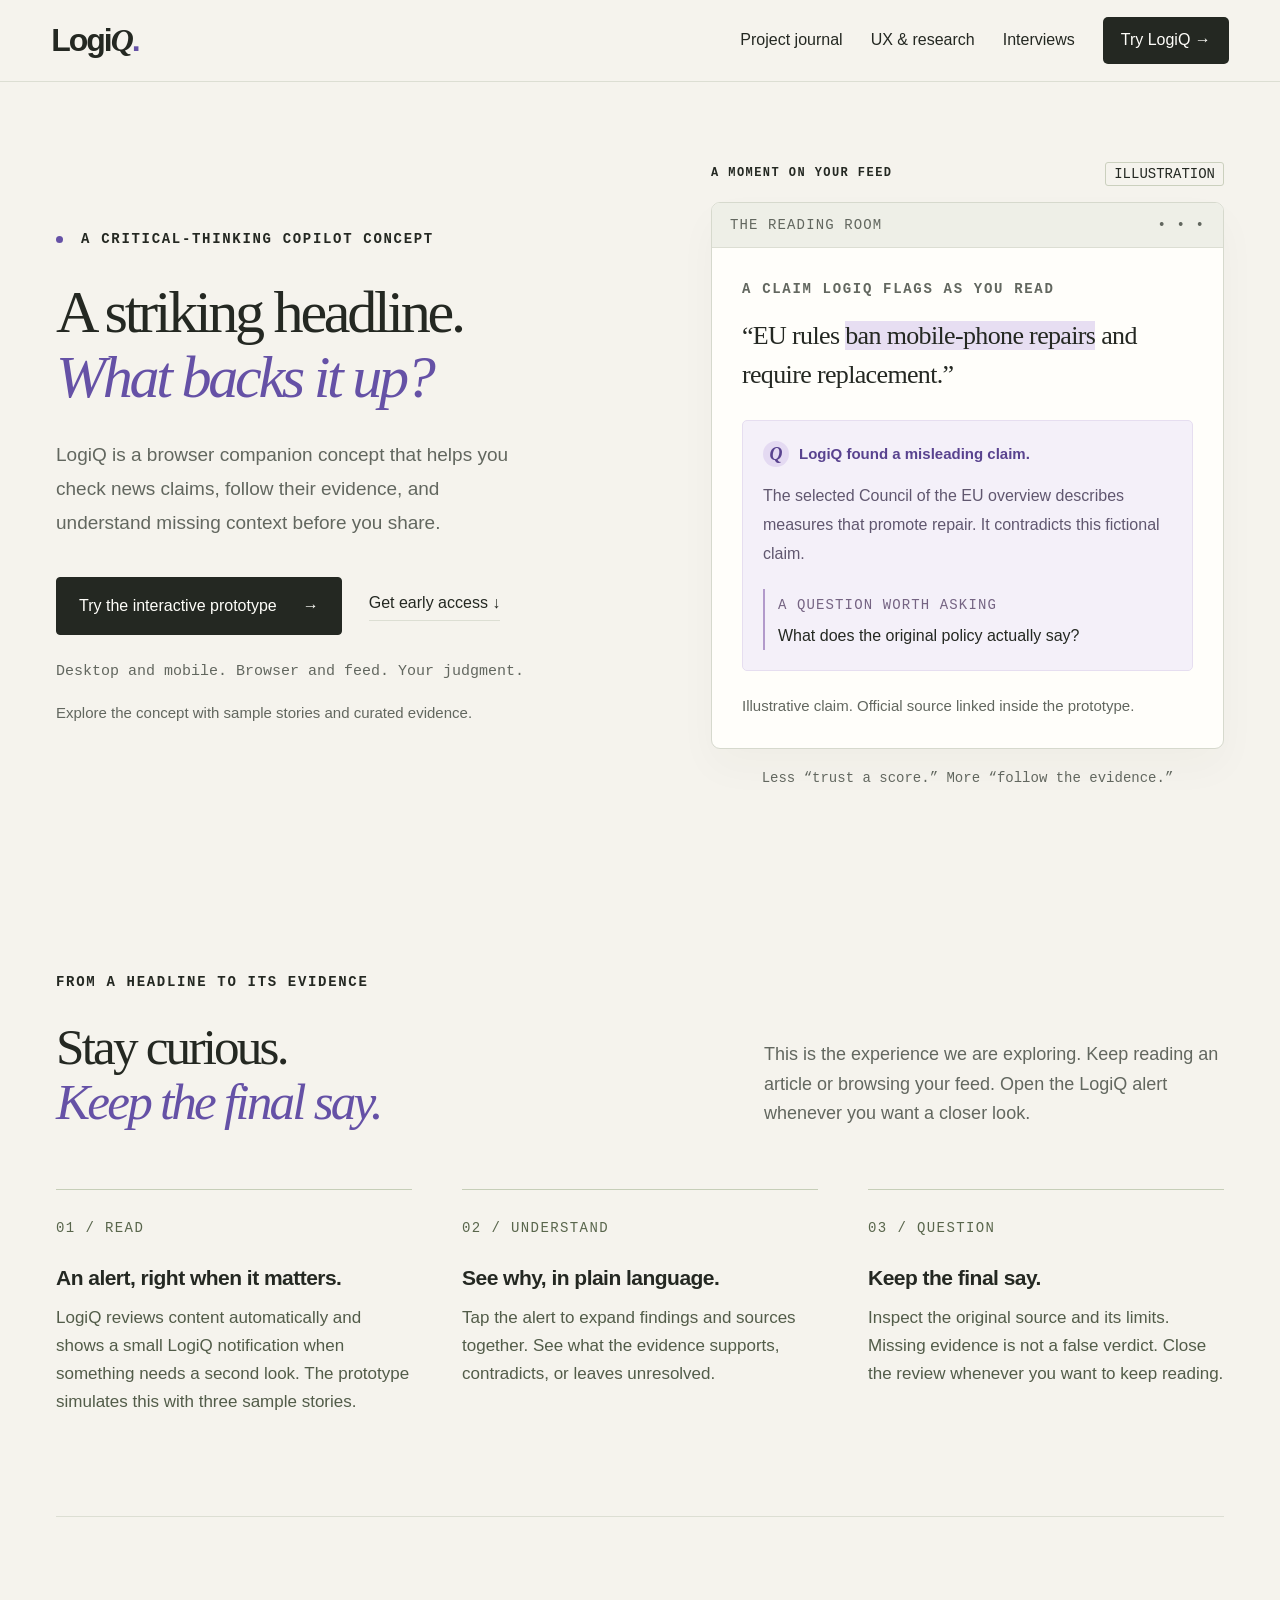
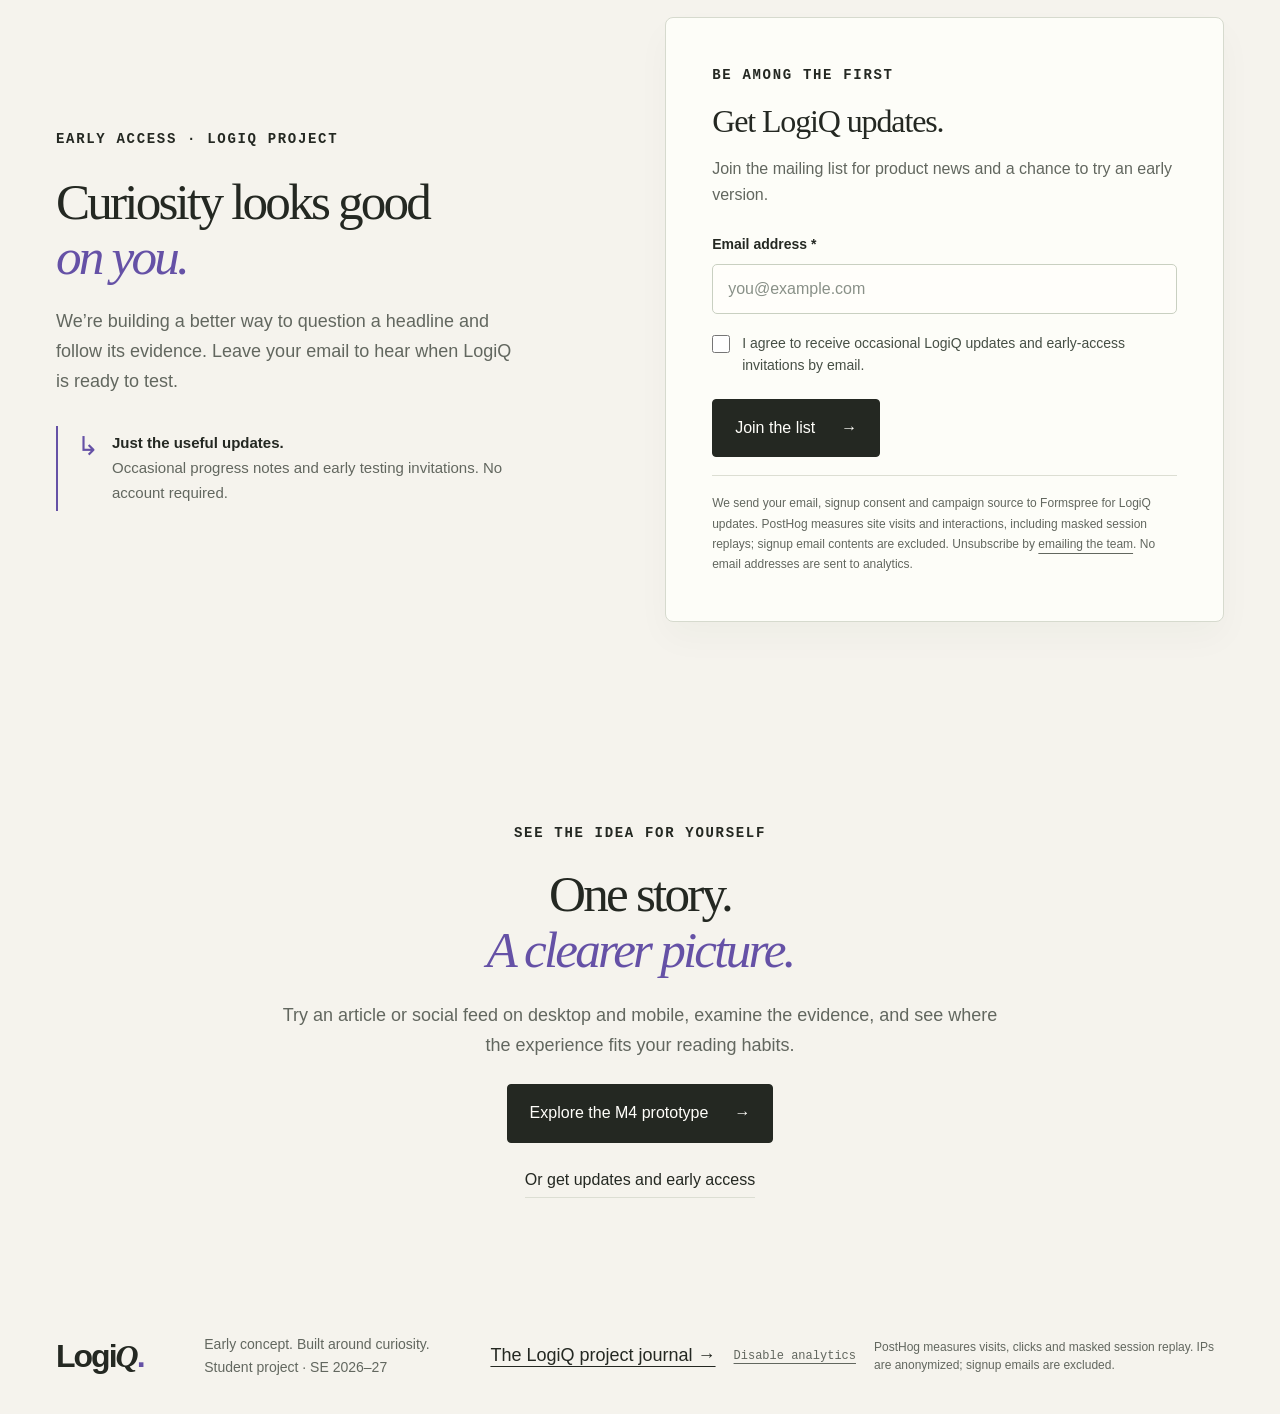
<file: landing.html>
<!doctype html>
<html lang="en">
<head>
  <meta charset="utf-8">
  <meta name="viewport" content="width=device-width, initial-scale=1">
  <meta name="theme-color" content="#f5f3ed">
  <meta name="description" content="Meet LogiQ, a critical-thinking copilot concept that helps readers examine news claims, sources, and missing context. Explore the interactive prototype.">
  <title>LogiQ | A second look, not the last word</title>
  <link rel="icon" href="./assets/favicon.svg" type="image/svg+xml">
  <link rel="stylesheet" href="./styles.css">
  <link rel="stylesheet" href="./landing.css">
<link rel="stylesheet" href="./site-ui.css?v=responsive-1"><script src="./site.js?v=responsive-1" defer></script>
  <script src="./m5-config.js" defer></script>
  <script src="./m5-analytics.js" defer></script>
  <script src="./m5-leads.js" defer></script>
</head>
<body>
  <a class="skip-link" href="#main">Skip to content</a>
  <header class="site-header global-header"><a class="wordmark" href="./index.html" aria-label="LogiQ project home">Logi<span>Q</span><span class="brand-dot">.</span></a><button type="button" class="menu-toggle" aria-expanded="false" aria-controls="global-nav" hidden>Menu <span aria-hidden="true">+</span></button><nav id="global-nav" aria-label="Main navigation"><a href="./index.html#journey">Project journal</a><a href="./ux.html">UX & research</a><a href="./interviews.html">Interviews</a><a class="nav-cta" href="./news.html">Try LogiQ →</a></nav></header>
  <main id="main">
    <section class="hero container landing-hero" aria-labelledby="landing-title">
      <div class="hero-copy">
        <p class="eyebrow"><span class="live-dot" aria-hidden="true"></span> A CRITICAL-THINKING COPILOT CONCEPT</p>
        <h1 id="landing-title">A striking headline.<br><em>What backs it up?</em></h1>
        <p class="hero-description">LogiQ is a browser companion concept that helps you check news claims, follow their evidence, and understand missing context before you share.</p>
        <div class="hero-actions"><a class="button button-dark" href="./news.html" data-m5-track="prototype">Try the interactive prototype <span aria-hidden="true">&rarr;</span></a><a class="text-link" href="#early-access" data-m5-track="waitlist">Get early access &darr;</a></div>
        <p class="hero-footnote">Desktop and mobile. Browser and feed. Your judgment.</p>
        <p class="small-note landing-disclaimer">Explore the concept with sample stories and curated evidence.</p>
      </div>
      <div class="landing-preview">
        <div class="preview-caption"><span class="eyebrow">A MOMENT ON YOUR FEED</span><span class="demo-badge">ILLUSTRATION</span></div>
        <div class="demo-window">
          <div class="window-toolbar"><span>THE READING ROOM</span><span aria-hidden="true">&bull; &bull; &bull;</span></div>
          <div class="demo-content">
            <p class="eyebrow">A CLAIM LOGIQ FLAGS AS YOU READ</p>
            <blockquote>&ldquo;EU rules <mark>ban mobile-phone repairs</mark> and require replacement.&rdquo;</blockquote>
            <div class="analysis-panel">
              <div class="analysis-title"><span class="mini-mark" aria-hidden="true">Q</span><span>LogiQ found a misleading claim.</span></div>
              <p>The selected Council of the EU overview describes measures that promote repair. It contradicts this fictional claim.</p>
              <div class="question-box"><span>A QUESTION WORTH ASKING</span><p>What does the original policy actually say?</p></div>
            </div>
            <p class="small-note preview-note">Illustrative claim. Official source linked inside the prototype.</p>
          </div>
        </div>
        <p class="preview-bottom">Less &ldquo;trust a score.&rdquo; More &ldquo;follow the evidence.&rdquo;</p>
      </div>
    </section>

<section id="how-it-works" class="container section" aria-labelledby="how-title">
      <div class="section-heading inline-heading"><div><p class="eyebrow">FROM A HEADLINE TO ITS EVIDENCE</p><h2 id="how-title">Stay curious.<br><em>Keep the final say.</em></h2></div><p>This is the experience we are exploring. Keep reading an article or browsing your feed. Open the LogiQ alert whenever you want a closer look.</p></div>
      <div class="steps-grid">
        <article><span class="step-number">01 / READ</span><h3>An alert, right when it matters.</h3><p>LogiQ reviews content automatically and shows a small LogiQ notification when something needs a second look. The prototype simulates this with three sample stories.</p></article>
        <article><span class="step-number">02 / UNDERSTAND</span><h3>See why, in plain language.</h3><p>Tap the alert to expand findings and sources together. See what the evidence supports, contradicts, or leaves unresolved.</p></article>
        <article><span class="step-number">03 / QUESTION</span><h3>Keep the final say.</h3><p>Inspect the original source and its limits. Missing evidence is not a false verdict. Close the review whenever you want to keep reading.</p></article>
      </div>
    </section>


<section id="early-access" class="container section m5-signup-section" aria-labelledby="m5-signup-title">
  <div class="m5-signup-intro">
    <p class="eyebrow">EARLY ACCESS · LOGIQ PROJECT</p>
    <h2 id="m5-signup-title">Curiosity looks good<br><em>on you.</em></h2>
    <p>We’re building a better way to question a headline and follow its evidence. Leave your email to hear when LogiQ is ready to test.</p>
    <div class="m5-signup-note"><span aria-hidden="true">↳</span><p><strong>Just the useful updates.</strong><br>Occasional progress notes and early testing invitations. No account required.</p></div>
  </div>
  <div class="m5-signup-card">
    <p class="eyebrow">BE AMONG THE FIRST</p>
    <h3>Get LogiQ updates.</h3>
    <p class="m5-form-intro">Join the mailing list for product news and a chance to try an early version.</p>
    <form id="m5-lead-form" class="ph-no-capture" method="post" novalidate aria-describedby="m5-form-privacy">
      <label for="m5-email">Email address <span aria-hidden="true">*</span></label>
      <input class="m5-email-input ph-no-capture" id="m5-email" name="email" type="email" autocomplete="email" placeholder="you@example.com" maxlength="254" required>
      <div class="m5-honeypot" aria-hidden="true"><label for="m5-website">Leave this field empty</label><input id="m5-website" type="text" name="_gotcha" tabindex="-1" autocomplete="off"></div>
      <input type="hidden" name="campaign_source" id="m5-source" value="direct">
      <input type="hidden" name="campaign_medium" id="m5-medium" value="none">
      <input type="hidden" name="campaign_name" id="m5-campaign" value="m5_validation_2">
      <input type="hidden" name="campaign_content" id="m5-content" value="default">
      <label class="m5-checkbox-label"><input id="m5-email-consent" type="checkbox" name="consent_to_email" value="yes" required><span>I agree to receive occasional LogiQ updates and early-access invitations by email.</span></label>
      <button id="m5-submit" class="button button-dark m5-submit" type="submit">Join the list <span aria-hidden="true">→</span></button>
      <p id="m5-form-status" class="m5-form-status" role="status" aria-live="polite"></p>
    </form>
    <p id="m5-form-privacy" class="m5-privacy-note">We send your email, signup consent and campaign source to Formspree for LogiQ updates. PostHog measures site visits and interactions, including masked session replays; signup email contents are excluded. Unsubscribe by <a href="mailto:andrei.pirlea@stud.acs.upb.ro?subject=Unsubscribe%20from%20LogiQ">emailing the team</a>. No email addresses are sent to analytics.</p>
  </div>
</section>

<section class="container section landing-invite" aria-labelledby="invite-title">
      <p class="eyebrow">SEE THE IDEA FOR YOURSELF</p><h2 id="invite-title">One story.<br><em>A clearer picture.</em></h2>
      <p>Try an article or social feed on desktop and mobile, examine the evidence, and see where the experience fits your reading habits.</p>
      <a class="button button-dark" href="./news.html" data-m5-track="prototype">Explore the M4 prototype <span aria-hidden="true">&rarr;</span></a>
      <a class="text-link" href="#early-access" data-m5-track="waitlist">Or get updates and early access</a>
    </section>
  </main>
  <footer class="container site-footer"><a class="wordmark" href="./landing.html">Logi<span>Q</span><span class="brand-dot">.</span></a><p>Early concept. Built around curiosity.<br>Student project &middot; SE 2026&ndash;27</p><div class="m5-footer-links"><a href="./index.html#m5">The LogiQ project journal →</a><button id="m5-tracking-toggle" type="button" class="m5-privacy-settings" aria-label="Disable or enable website analytics">Disable analytics</button><span class="m5-tracking-notice">PostHog measures visits, clicks and masked session replay. IPs are anonymized; signup emails are excluded.</span></div></footer>
</body>
</html>
</file>
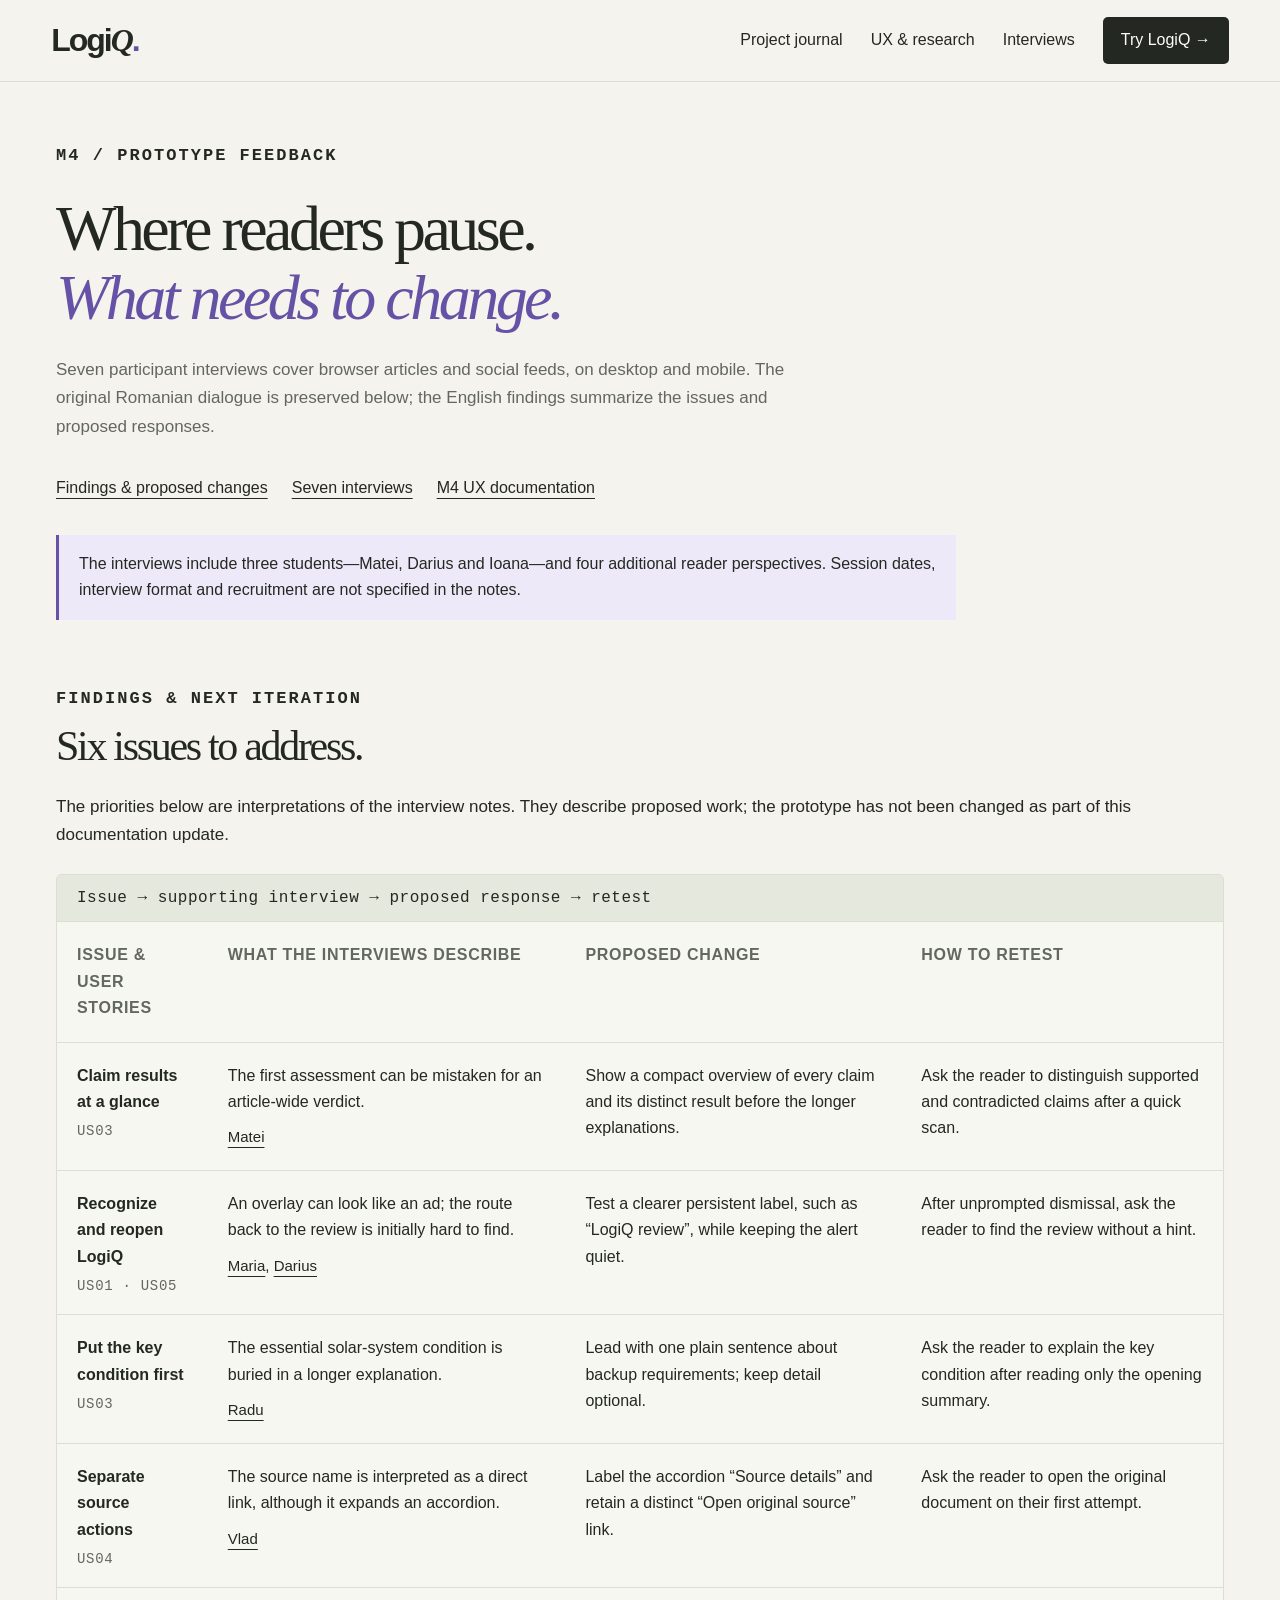
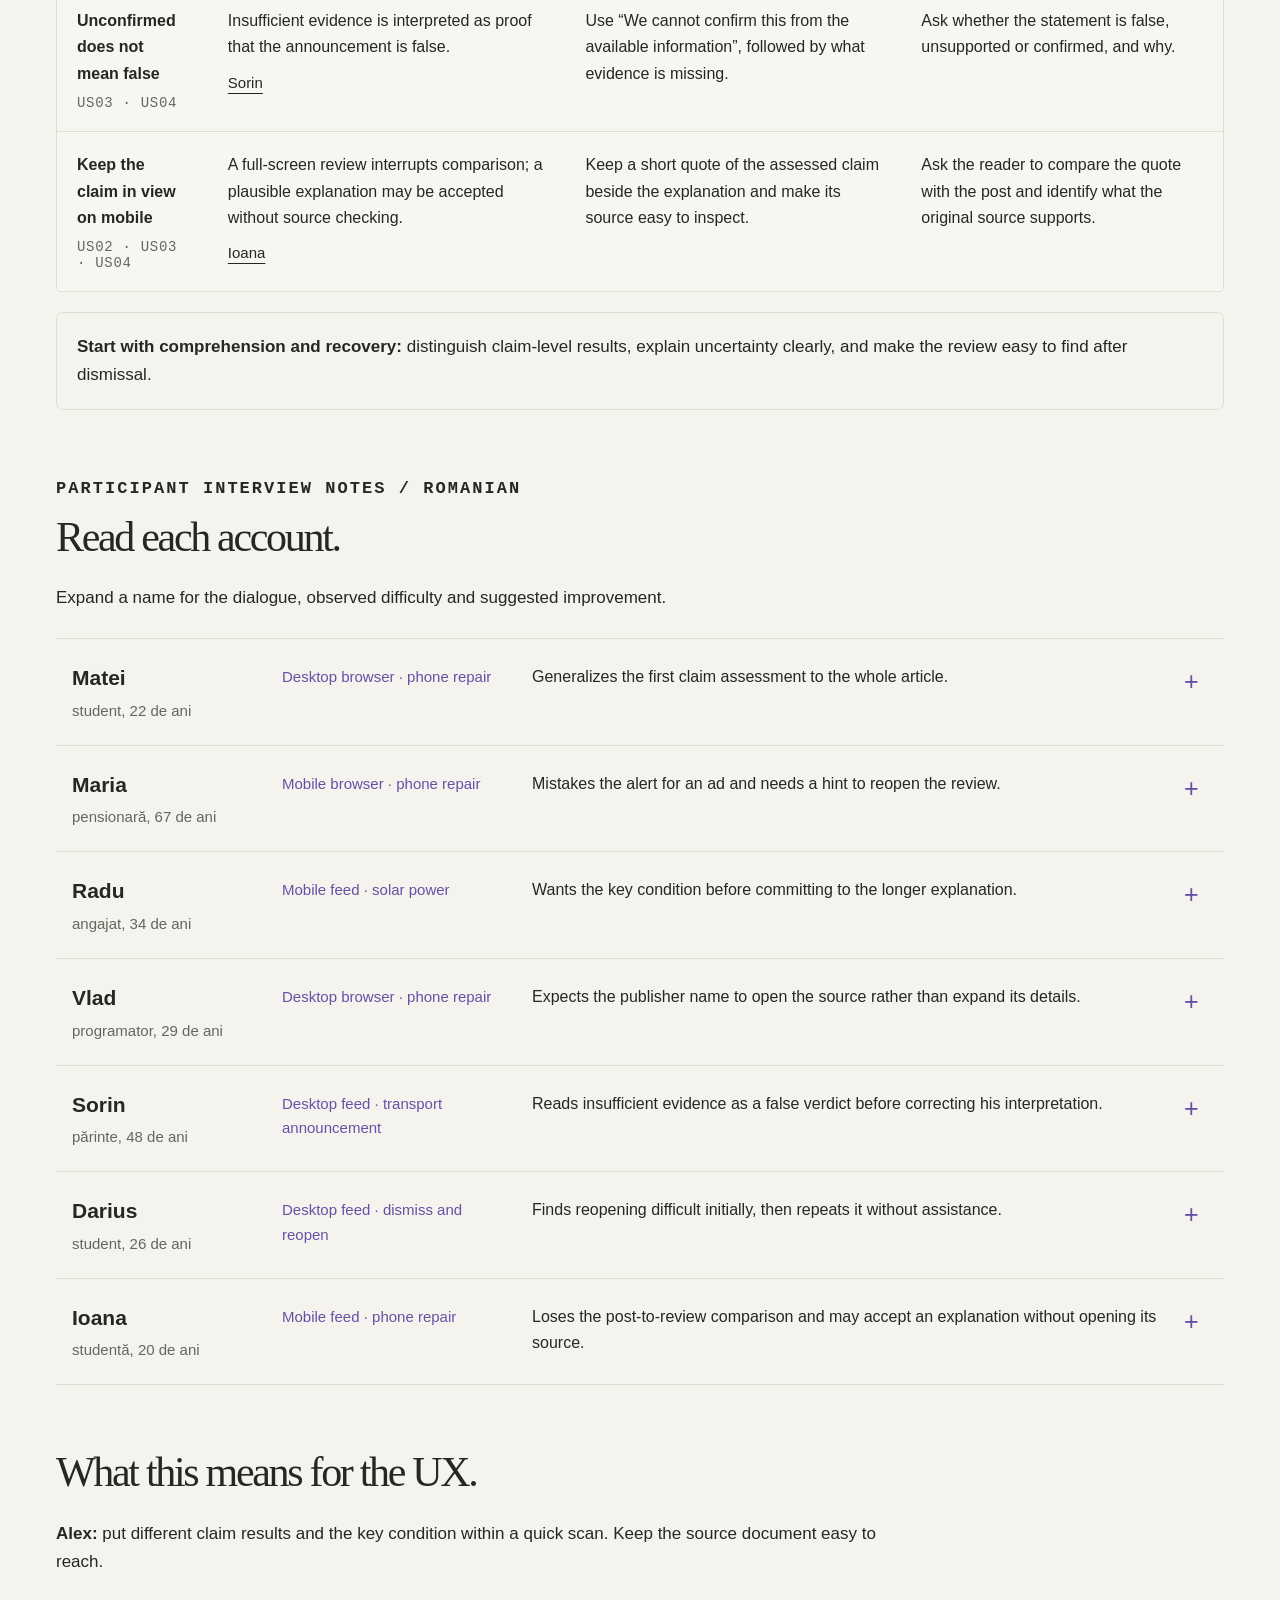
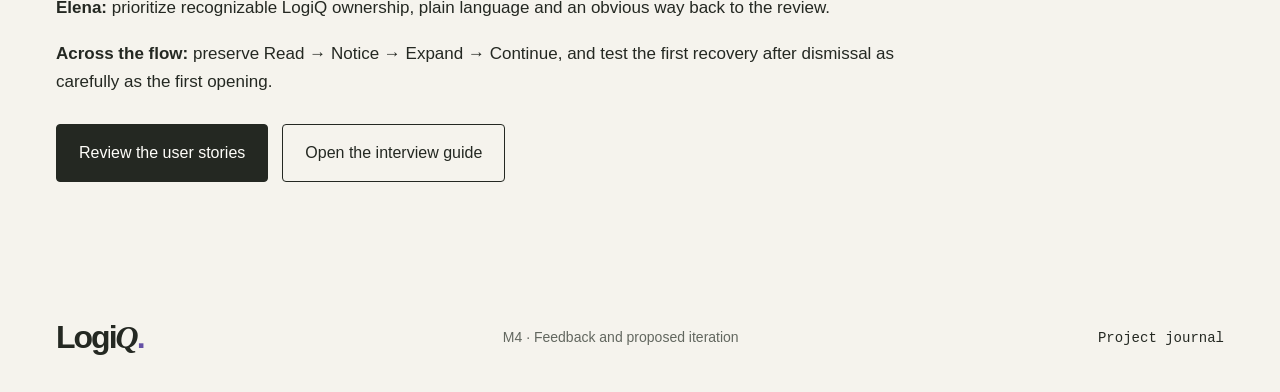
<file: m4-feedback.html>
<!doctype html>
<html lang="en"><head><meta charset="utf-8"><meta name="viewport" content="width=device-width, initial-scale=1"><meta name="description" content="LogiQ M4 prototype feedback notes, findings and proposed design changes."><title>LogiQ — M4 prototype feedback</title><link rel="icon" href="./assets/favicon.svg" type="image/svg+xml"><link rel="stylesheet" href="./styles.css"><link rel="stylesheet" href="./m4.css?v=quiet-2"><link rel="stylesheet" href="./site-ui.css?v=responsive-1"><link rel="stylesheet" href="./feedback.css"><script src="./site.js?v=responsive-1" defer></script><script src="./feedback.js" defer></script></head>
<body><a class="skip-link" href="#main">Skip to content</a><header class="site-header global-header"><a class="wordmark" href="./index.html" aria-label="LogiQ project home">Logi<span>Q</span><span class="brand-dot">.</span></a><button type="button" class="menu-toggle" aria-expanded="false" aria-controls="global-nav" hidden>Menu <span aria-hidden="true">+</span></button><nav id="global-nav" aria-label="Main navigation"><a href="./index.html#journey">Project journal</a><a href="./ux.html">UX & research</a><a href="./interviews.html">Interviews</a><a class="nav-cta" href="./news.html">Try LogiQ →</a></nav></header>
<main id="main" class="container ux-page feedback-page"><div class="section-heading"><p class="eyebrow">M4 / PROTOTYPE FEEDBACK</p><h1>Where readers pause.<br><em>What needs to change.</em></h1><p>Seven participant interviews cover browser articles and social feeds, on desktop and mobile. The original Romanian dialogue is preserved below; the English findings summarize the issues and proposed responses.</p></div>
<nav class="research-links" aria-label="Feedback sections"><a href="#findings">Findings & proposed changes</a><a href="#notes">Seven interviews</a><a href="./ux.html#feedback">M4 UX documentation</a></nav>
<p class="feedback-provenance" id="feedback-provenance">The interviews include three students—Matei, Darius and Ioana—and four additional reader perspectives. Session dates, interview format and recruitment are not specified in the notes.</p>
<section id="findings"><p class="eyebrow">FINDINGS & NEXT ITERATION</p><h2>Six issues to address.</h2><p>The priorities below are interpretations of the interview notes. They describe proposed work; the prototype has not been changed as part of this documentation update.</p><div class="ux-table-wrap"><table class="ux-table feedback-findings"><caption>Issue → supporting interview → proposed response → retest</caption><thead><tr><th scope="col">Issue & user stories</th><th scope="col">What the interviews describe</th><th scope="col">Proposed change</th><th scope="col">How to retest</th></tr></thead><tbody><tr><th scope="row">Claim results at a glance<span class="table-tag">US03</span></th><td>The first assessment can be mistaken for an article-wide verdict.<p class="feedback-reference"><a href="#matei">Matei</a></p></td><td>Show a compact overview of every claim and its distinct result before the longer explanations.</td><td>Ask the reader to distinguish supported and contradicted claims after a quick scan.</td></tr><tr><th scope="row">Recognize and reopen LogiQ<span class="table-tag">US01 · US05</span></th><td>An overlay can look like an ad; the route back to the review is initially hard to find.<p class="feedback-reference"><a href="#maria">Maria</a>, <a href="#darius">Darius</a></p></td><td>Test a clearer persistent label, such as “LogiQ review”, while keeping the alert quiet.</td><td>After unprompted dismissal, ask the reader to find the review without a hint.</td></tr><tr><th scope="row">Put the key condition first<span class="table-tag">US03</span></th><td>The essential solar-system condition is buried in a longer explanation.<p class="feedback-reference"><a href="#radu">Radu</a></p></td><td>Lead with one plain sentence about backup requirements; keep detail optional.</td><td>Ask the reader to explain the key condition after reading only the opening summary.</td></tr><tr><th scope="row">Separate source actions<span class="table-tag">US04</span></th><td>The source name is interpreted as a direct link, although it expands an accordion.<p class="feedback-reference"><a href="#vlad">Vlad</a></p></td><td>Label the accordion “Source details” and retain a distinct “Open original source” link.</td><td>Ask the reader to open the original document on their first attempt.</td></tr><tr><th scope="row">Unconfirmed does not mean false<span class="table-tag">US03 · US04</span></th><td>Insufficient evidence is interpreted as proof that the announcement is false.<p class="feedback-reference"><a href="#sorin">Sorin</a></p></td><td>Use “We cannot confirm this from the available information”, followed by what evidence is missing.</td><td>Ask whether the statement is false, unsupported or confirmed, and why.</td></tr><tr><th scope="row">Keep the claim in view on mobile<span class="table-tag">US02 · US03 · US04</span></th><td>A full-screen review interrupts comparison; a plausible explanation may be accepted without source checking.<p class="feedback-reference"><a href="#ioana">Ioana</a></p></td><td>Keep a short quote of the assessed claim beside the explanation and make its source easy to inspect.</td><td>Ask the reader to compare the quote with the post and identify what the original source supports.</td></tr></tbody></table></div><p class="feedback-priority"><strong>Start with comprehension and recovery:</strong> distinguish claim-level results, explain uncertainty clearly, and make the review easy to find after dismissal.</p></section>
<section id="notes"><p class="eyebrow">PARTICIPANT INTERVIEW NOTES / ROMANIAN</p><h2>Read each account.</h2><p>Expand a name for the dialogue, observed difficulty and suggested improvement.</p><div class="feedback-records"><details class="feedback-record" id="matei"><summary><span class="feedback-person">Matei<span lang="ro">student, 22 de ani</span></span><span class="feedback-context">Desktop browser · phone repair</span><span class="feedback-issue">Generalizes the first claim assessment to the whole article.</span><span class="feedback-toggle" aria-hidden="true"></span></summary>
 <div class="feedback-record-body"><div lang="ro"><h3>Matei — Browser desktop · articolul despre telefoane</h3><p class="dialogue-line"><strong>Intervievator:</strong> Povestește-mi despre ultima știre pe care ai verificat-o.</p>
<p class="dialogue-line"><strong>Matei:</strong> Era ceva despre taxe. Am căutat pe Google, dar trei articole repetau aceeași informație. Până la urmă am găsit comunicatul original.</p>
<p class="dialogue-line"><strong>Intervievator:</strong> Citește pagina aceasta și spune-mi ce îți trece prin minte.</p>
<p class="dialogue-line"><strong>Matei:</strong> Titlul pare cam exagerat… A apărut mesajul LogiQ. Apăs pe el.</p>
<p class="session-observation">Matei citește prima explicație, apoi trece rapid peste a doua afirmație.</p>
<p class="dialogue-line"><strong>Intervievator:</strong> Ce ai înțeles despre articol?</p>
<p class="dialogue-line"><strong>Matei:</strong> Că este fals.</p>
<p class="dialogue-line"><strong>Intervievator:</strong> Ce te face să spui asta?</p>
<p class="dialogue-line"><strong>Matei:</strong> Prima afirmație este contrazisă… A, stai, următoarea apare ca susținută. Deci nu tot articolul este fals. Eu mă oprisem la prima.</p><div class="feedback-takeaway"><p><strong>Blocaj:</strong> generalizează prima evaluare la întregul articol și observă ulterior că afirmațiile au rezultate diferite.</p><p><strong>Posibilă îmbunătățire:</strong> diferențele dintre evaluările afirmațiilor ar trebui să poată fi observate ușor și la o parcurgere rapidă.</p></div></div><a class="text-link" href="./news.html#reading?sample=repair&amp;surface=browser&amp;device=desktop">Open the reading context</a></div></details><details class="feedback-record" id="maria"><summary><span class="feedback-person">Maria<span lang="ro">pensionară, 67 de ani</span></span><span class="feedback-context">Mobile browser · phone repair</span><span class="feedback-issue">Mistakes the alert for an ad and needs a hint to reopen the review.</span><span class="feedback-toggle" aria-hidden="true"></span></summary>
 <div class="feedback-record-body"><div lang="ro"><h3>Maria — Browser mobil · articolul despre telefoane</h3><p class="dialogue-line"><strong>Intervievator:</strong> Ce faci când primești o știre care te îngrijorează?</p>
<p class="dialogue-line"><strong>Maria:</strong> De obicei o întreb pe fiica mea. Uneori îi trimit direct linkul.</p>
<p class="session-observation">În timpul lecturii apare alerta.</p>
<p class="dialogue-line"><strong>Maria:</strong> Asta este reclamă? O închid?</p>
<p class="dialogue-line"><strong>Intervievator:</strong> Ce te face să crezi că este reclamă?</p>
<p class="dialogue-line"><strong>Maria:</strong> A apărut peste pagină. De obicei astea vor să intru undeva.</p>
<p class="session-observation">Maria închide alerta. Când i se cere să găsească din nou observațiile, caută în partea de jos a paginii. Are nevoie de un indiciu pentru a identifica butonul LogiQ din partea de sus.</p>
<p class="dialogue-line"><strong>Maria:</strong> Nu mi-am dat seama că semnul acela deschide același lucru.</p>
<p class="session-observation">După citirea explicației:</p>
<p class="dialogue-line"><strong>Maria:</strong> Acum înțeleg. Nu spune că trebuie să arunci telefonul. Dar prima dată probabil aș fi închis mesajul și atât.</p><div class="feedback-takeaway"><p><strong>Blocaj:</strong> confundă alerta cu o reclamă și nu descoperă singură cum să redeschidă analiza.</p><p><strong>Posibilă îmbunătățire:</strong> accesul permanent la analiză ar putea avea o etichetă vizibilă mai explicită.</p></div></div><a class="text-link" href="./news.html#reading?sample=repair&amp;surface=browser&amp;device=mobile">Open the reading context</a></div></details><details class="feedback-record" id="radu"><summary><span class="feedback-person">Radu<span lang="ro">angajat, 34 de ani</span></span><span class="feedback-context">Mobile feed · solar power</span><span class="feedback-issue">Wants the key condition before committing to the longer explanation.</span><span class="feedback-toggle" aria-hidden="true"></span></summary>
 <div class="feedback-record-body"><div lang="ro"><h3>Radu — Feed mobil · povestea despre panouri solare</h3><p class="dialogue-line"><strong>Intervievator:</strong> Cât timp petreci de obicei cu o știre din feed?</p>
<p class="dialogue-line"><strong>Radu:</strong> Depinde. Dacă sunt în pauză, poate citesc doar titlul și două paragrafe.</p>
<p class="session-observation">Radu observă alerta, dar continuă să deruleze.</p>
<p class="dialogue-line"><strong>Intervievator:</strong> Ai observat ceva în timpul lecturii?</p>
<p class="dialogue-line"><strong>Radu:</strong> Da, notificarea. Am presupus că pot să mă uit mai târziu.</p>
<p class="session-observation">Deschide analiza și citește începutul explicației.</p>
<p class="dialogue-line"><strong>Radu:</strong> Bun, dar care este condiția importantă? Caut răspunsul scurt.</p>
<p class="dialogue-line"><strong>Intervievator:</strong> Ce ai face acum, în mod obișnuit?</p>
<p class="dialogue-line"><strong>Radu:</strong> Probabil aș închide. Dacă subiectul mă interesa pentru casa mea, citeam tot.</p>
<p class="session-observation">După ce parcurge explicația:</p>
<p class="dialogue-line"><strong>Radu:</strong> Acum este clar că depinde de instalație. Doar că eu voiam să aflu asta imediat.</p><div class="feedback-takeaway"><p><strong>Blocaj:</strong> pierde răbdarea înainte să termine explicația.</p><p><strong>Posibilă îmbunătățire:</strong> o propoziție introductivă scurtă ar putea evidenția condiția esențială.</p></div></div><a class="text-link" href="./news.html#reading?sample=solar&amp;surface=feed&amp;device=mobile">Open the reading context</a></div></details><details class="feedback-record" id="vlad"><summary><span class="feedback-person">Vlad<span lang="ro">programator, 29 de ani</span></span><span class="feedback-context">Desktop browser · phone repair</span><span class="feedback-issue">Expects the publisher name to open the source rather than expand its details.</span><span class="feedback-toggle" aria-hidden="true"></span></summary>
 <div class="feedback-record-body"><div lang="ro"><h3>Vlad — Browser desktop · articolul despre telefoane</h3><p class="dialogue-line"><strong>Intervievator:</strong> Ce verifici prima dată la un răspuns generat automat?</p>
<p class="dialogue-line"><strong>Vlad:</strong> Referințele. Am mai găsit surse reale care nu susțineau răspunsul.</p>
<p class="session-observation">Vlad deschide analiza și caută documentul original.</p>
<p class="dialogue-line"><strong>Vlad:</strong> Văd numele instituției. Apăs aici… A, întâi se deschid detaliile. Eu credeam că ajung direct la sursă.</p>
<p class="session-observation">Găsește apoi linkul original.</p>
<p class="dialogue-line"><strong>Intervievator:</strong> Explicația te convinge?</p>
<p class="dialogue-line"><strong>Vlad:</strong> Pare rezonabilă, dar vreau să compar formularea. Faptul că sursa este oficială nu garantează că rezumatul este corect.</p>
<p class="dialogue-line"><strong>Intervievator:</strong> Ce ți s-a părut neclar?</p>
<p class="dialogue-line"><strong>Vlad:</strong> Diferența dintre controlul care extinde informațiile despre sursă și linkul care o deschide.</p><div class="feedback-takeaway"><p><strong>Blocaj:</strong> se așteaptă ca numele sursei să fie un link direct și interpretează greșit primul clic.</p><p><strong>Posibilă îmbunătățire:</strong> separarea mai clară dintre „Detalii despre sursă” și „Deschide sursa originală”.</p></div></div><a class="text-link" href="./news.html#reading?sample=repair&amp;surface=browser&amp;device=desktop">Open the reading context</a></div></details><details class="feedback-record" id="sorin"><summary><span class="feedback-person">Sorin<span lang="ro">părinte, 48 de ani</span></span><span class="feedback-context">Desktop feed · transport announcement</span><span class="feedback-issue">Reads insufficient evidence as a false verdict before correcting his interpretation.</span><span class="feedback-toggle" aria-hidden="true"></span></summary>
 <div class="feedback-record-body"><div lang="ro"><h3>Sorin — Feed desktop · anunțul despre transport</h3><p class="dialogue-line"><strong>Intervievator:</strong> Ce ai trimis ultima dată pe grupul familiei?</p>
<p class="dialogue-line"><strong>Sorin:</strong> Un anunț despre un drum închis. Nu am verificat, îl primisem de la un coleg.</p>
<p class="session-observation">După deschiderea analizei:</p>
<p class="dialogue-line"><strong>Sorin:</strong> Deci anunțul acesta este fals.</p>
<p class="dialogue-line"><strong>Intervievator:</strong> Unde ai văzut asta?</p>
<p class="dialogue-line"><strong>Sorin:</strong> Scrie că nu sunt suficiente dovezi. Am interpretat că nu este adevărat.</p>
<p class="session-observation">Sorin recitește explicația.</p>
<p class="dialogue-line"><strong>Sorin:</strong> Bine, nu este același lucru. Poate să fie adevărat, doar că nu avem confirmarea.</p>
<p class="dialogue-line"><strong>Intervievator:</strong> Ce ai face înainte să îl trimiți?</p>
<p class="dialogue-line"><strong>Sorin:</strong> Aș căuta la operatorul de transport. Dacă nu găsesc, probabil aș întreba pe grup dacă știe cineva.</p><div class="feedback-takeaway"><p><strong>Blocaj:</strong> confundă lipsa confirmării cu demonstrarea falsității.</p><p><strong>Posibilă îmbunătățire:</strong> o formulare simplă, precum „Nu putem confirma din informațiile disponibile”, ar putea reduce confuzia.</p></div></div><a class="text-link" href="./news.html#reading?sample=buses&amp;surface=feed&amp;device=desktop">Open the reading context</a></div></details><details class="feedback-record" id="darius"><summary><span class="feedback-person">Darius<span lang="ro">student, 26 de ani</span></span><span class="feedback-context">Desktop feed · dismiss and reopen</span><span class="feedback-issue">Finds reopening difficult initially, then repeats it without assistance.</span><span class="feedback-toggle" aria-hidden="true"></span></summary>
 <div class="feedback-record-body"><div lang="ro"><h3>Darius — Feed desktop · închidere și redeschidere</h3><p class="session-observation">Darius închide alerta imediat ce apare.</p>
<p class="dialogue-line"><strong>Intervievator:</strong> Ce te-a făcut să o închizi?</p>
<p class="dialogue-line"><strong>Darius:</strong> Reflex. Închid aproape orice apare peste ce citesc.</p>
<p class="dialogue-line"><strong>Intervievator:</strong> Încearcă acum să găsești observațiile LogiQ.</p>
<p class="dialogue-line"><strong>Darius:</strong> Mă așteptam să rămână ceva jos… Nu mai este.</p>
<p class="session-observation">Caută în jurul postării, apoi observă butonul din partea de sus.</p>
<p class="dialogue-line"><strong>Darius:</strong> Cred că acesta este.</p>
<p class="session-observation">Deschide analiza, o închide și o redeschide fără ajutor.</p>
<p class="dialogue-line"><strong>Intervievator:</strong> Cum a fost a doua oară?</p>
<p class="dialogue-line"><strong>Darius:</strong> Simplu, după ce am aflat unde este. Prima dată nu făcusem legătura.</p><div class="feedback-takeaway"><p><strong>Blocaj:</strong> prima redeschidere este dificilă, deși acțiunea devine ușoară după descoperire.</p><p><strong>Posibilă îmbunătățire:</strong> trebuie testat cât de ușor este descoperit butonul de către persoane care au închis alerta fără să o citească.</p></div></div><a class="text-link" href="./news.html#reading?sample=repair&amp;surface=feed&amp;device=desktop">Open the reading context</a></div></details><details class="feedback-record" id="ioana"><summary><span class="feedback-person">Ioana<span lang="ro">studentă, 20 de ani</span></span><span class="feedback-context">Mobile feed · phone repair</span><span class="feedback-issue">Loses the post-to-review comparison and may accept an explanation without opening its source.</span><span class="feedback-toggle" aria-hidden="true"></span></summary>
 <div class="feedback-record-body"><div lang="ro"><h3>Ioana — Feed mobil · articolul despre telefoane</h3><p class="dialogue-line"><strong>Intervievator:</strong> Cum citești de obicei știrile?</p>
<p class="dialogue-line"><strong>Ioana:</strong> Din feed. Uneori mă uit mai mult la comentarii decât la articol.</p>
<p class="session-observation">Ioana deschide alerta și parcurge analiza.</p>
<p class="dialogue-line"><strong>Ioana:</strong> Vreau să văd din nou ce spunea postarea. Acum nu o mai văd.</p>
<p class="session-observation">Închide analiza, recitește postarea și apoi caută cum să revină la explicație.</p>
<p class="dialogue-line"><strong>Ioana:</strong> A, pot să o deschid de aici. Prima dată căutam notificarea.</p>
<p class="dialogue-line"><strong>Intervievator:</strong> Ai deschide și sursa?</p>
<p class="dialogue-line"><strong>Ioana:</strong> Sincer, nu mereu. Dacă explicația pare convingătoare, probabil mă opresc acolo.</p><div class="feedback-takeaway"><p><strong>Blocaj:</strong> alternarea dintre postare și analiza pe tot ecranul îi întrerupe comparația; există și tendința de a accepta explicația fără verificarea sursei.</p><p><strong>Posibilă îmbunătățire:</strong> păstrarea unui scurt citat din afirmația evaluată ar putea ajuta comparația pe mobil.</p></div></div><a class="text-link" href="./news.html#reading?sample=repair&amp;surface=feed&amp;device=mobile">Open the reading context</a></div></details></div></section>
<section id="next"><h2>What this means for the UX.</h2><p><strong>Alex:</strong> put different claim results and the key condition within a quick scan. Keep the source document easy to reach.</p><p><strong>Elena:</strong> prioritize recognizable LogiQ ownership, plain language and an obvious way back to the review.</p><p><strong>Across the flow:</strong> preserve Read → Notice → Expand → Continue, and test the first recovery after dismissal as carefully as the first opening.</p><div class="ux-actions"><a class="button button-dark" href="./ux.html#stories">Review the user stories</a><a class="button button-outline" href="./ux.html#test">Open the interview guide</a></div></section>
</main><footer class="container site-footer"><a class="wordmark" href="./index.html">Logi<span>Q</span><span class="brand-dot">.</span></a><p>M4 · Feedback and proposed iteration</p><a href="./index.html#m4">Project journal</a></footer></body></html>
</file>
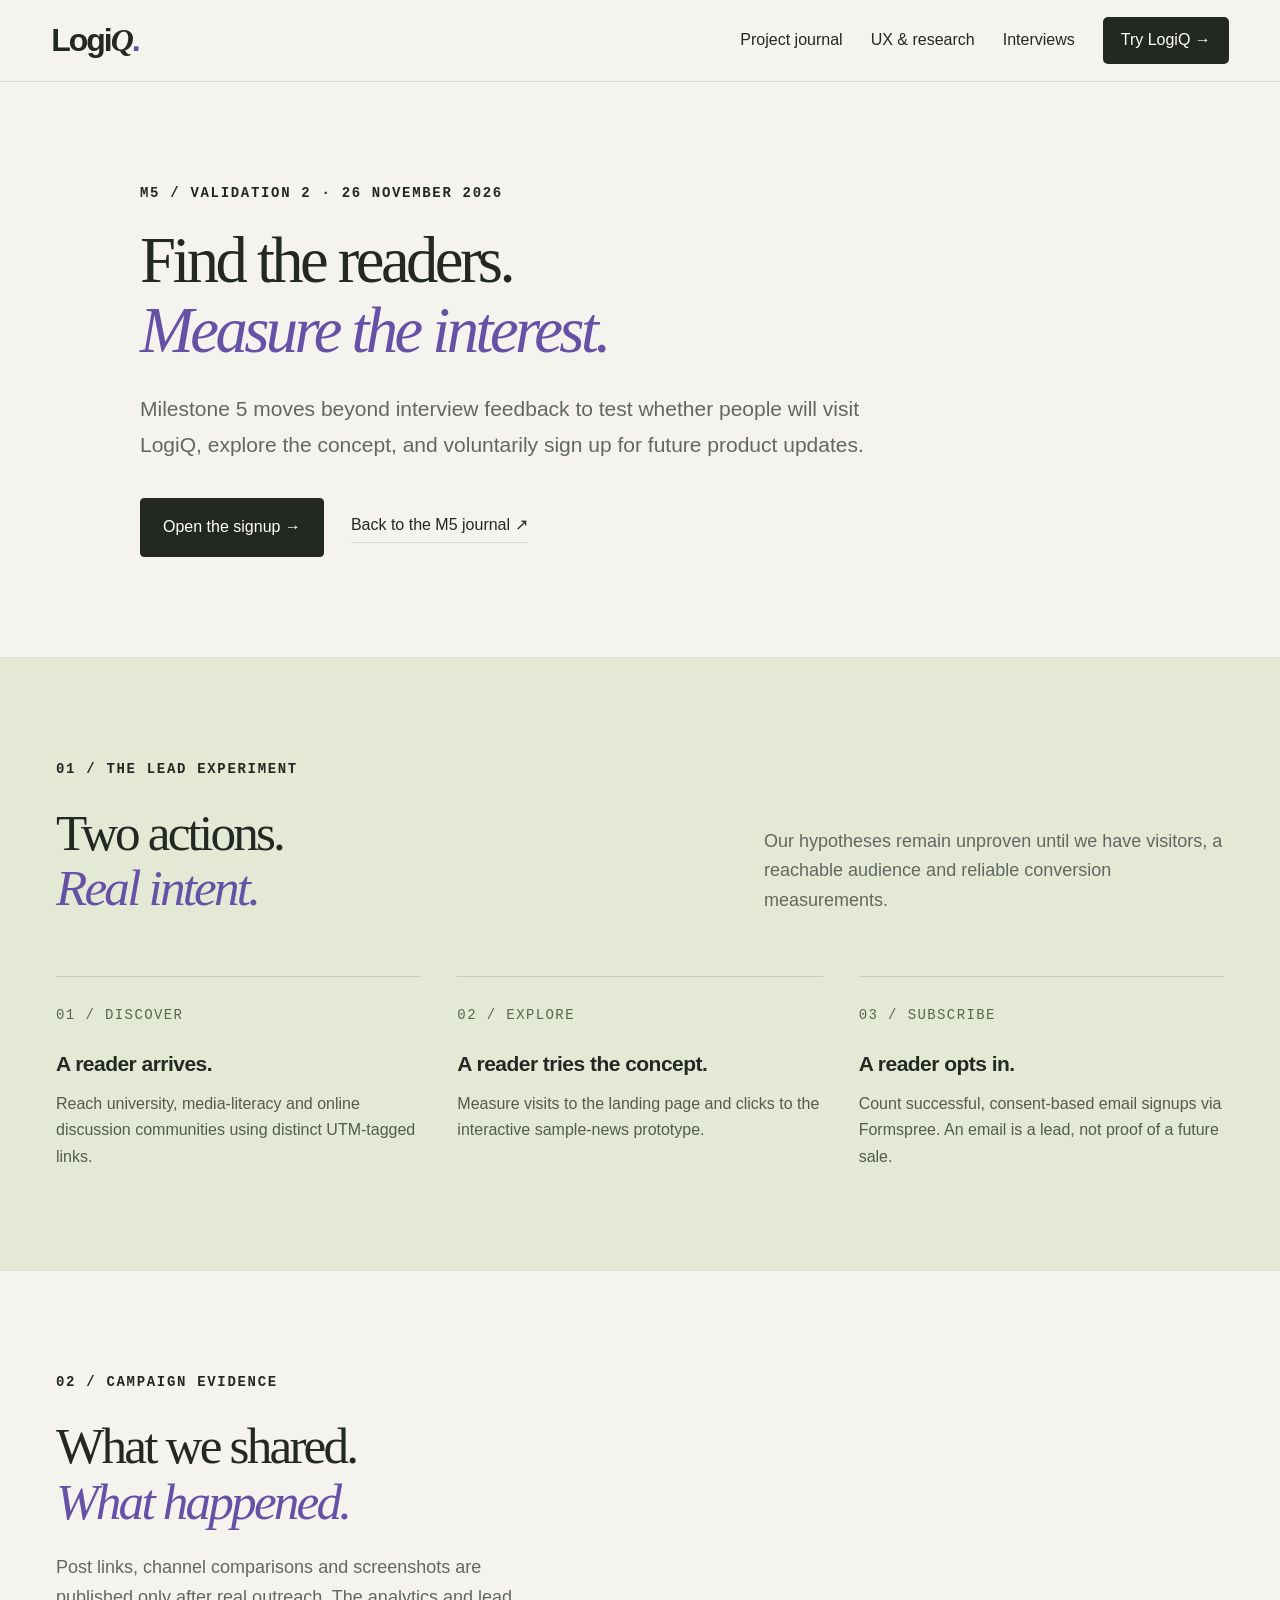
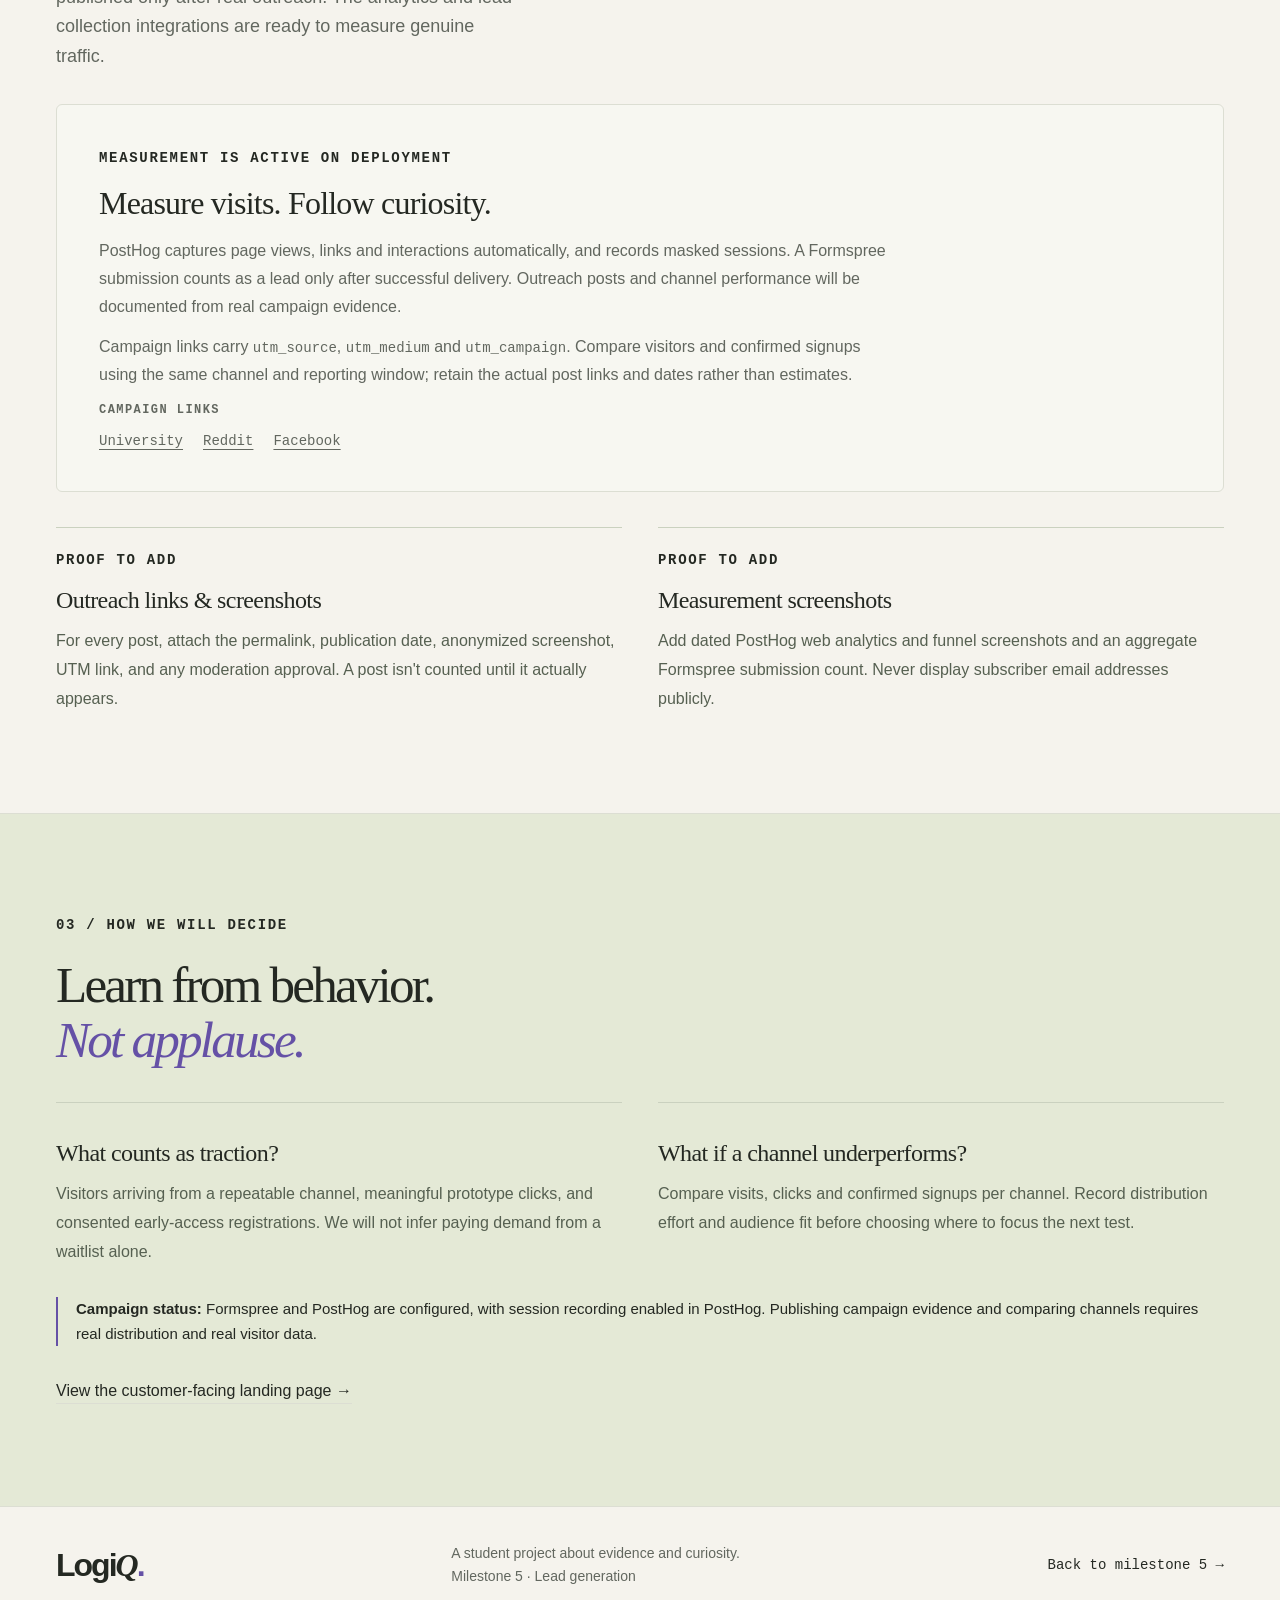
<file: m5-campaign.html>
<!doctype html>
<html lang="en">
<head>
  <meta charset="utf-8">
  <meta name="viewport" content="width=device-width, initial-scale=1">
  <meta name="theme-color" content="#f5f3ed">
  <meta name="description" content="How the LogiQ team will attract early readers and measure conversion in Milestone 5.">
  <title>M5 — Lead generation | LogiQ</title>
  <link rel="icon" href="./assets/favicon.svg" type="image/svg+xml">
  <link rel="stylesheet" href="./styles.css">
  <link rel="stylesheet" href="./landing.css">
  <link rel="stylesheet" href="./site-ui.css?v=responsive-1">
  <link rel="stylesheet" href="./m5-campaign.css">
  <script src="./site.js?v=responsive-1" defer></script>
  <script src="./m5-config.js" defer></script>
  <script src="./m5-analytics.js" defer></script>
</head>
<body>
  <a class="skip-link" href="#main">Skip to content</a>
  <header class="site-header global-header"><a class="wordmark" href="./index.html" aria-label="LogiQ project home">Logi<span>Q</span><span class="brand-dot">.</span></a><button type="button" class="menu-toggle" aria-expanded="false" aria-controls="global-nav" hidden>Menu <span aria-hidden="true">+</span></button><nav id="global-nav" aria-label="Main navigation"><a href="./index.html#journey">Project journal</a><a href="./ux.html">UX &amp; research</a><a href="./interviews.html">Interviews</a><a class="nav-cta" href="./news.html">Try LogiQ →</a></nav></header>
  <main id="main">
    <section class="container section m5-campaign-hero">
      <p class="eyebrow">M5 / VALIDATION 2 · 26 NOVEMBER 2026</p>
      <h1>Find the readers.<br><em>Measure the interest.</em></h1>
      <p class="m5-campaign-intro">Milestone 5 moves beyond interview feedback to test whether people will visit LogiQ, explore the concept, and voluntarily sign up for future product updates.</p>
      <div class="hero-actions"><a class="button button-dark" href="./landing.html#early-access">Open the signup →</a><a class="text-link" href="./index.html#m5">Back to the M5 journal ↗</a></div>
    </section>
    <section class="m5-campaign-tint"><div class="container section">
      <div class="section-heading inline-heading"><div><p class="eyebrow">01 / THE LEAD EXPERIMENT</p><h2>Two actions.<br><em>Real intent.</em></h2></div><p>Our hypotheses remain unproven until we have visitors, a reachable audience and reliable conversion measurements.</p></div>
      <div class="steps-grid m5-campaign-steps">
        <article><span class="step-number">01 / DISCOVER</span><h3>A reader arrives.</h3><p>Reach university, media-literacy and online discussion communities using distinct UTM-tagged links.</p></article>
        <article><span class="step-number">02 / EXPLORE</span><h3>A reader tries the concept.</h3><p>Measure visits to the landing page and clicks to the interactive sample-news prototype.</p></article>
        <article><span class="step-number">03 / SUBSCRIBE</span><h3>A reader opts in.</h3><p>Count successful, consent-based email signups via Formspree. An email is a lead, not proof of a future sale.</p></article>
      </div>
    </div></section>
    <section class="container section m5-campaign-results" aria-labelledby="m5-channel-title">
      <div class="section-heading"><p class="eyebrow">02 / CAMPAIGN EVIDENCE</p><h2 id="m5-channel-title">What we shared.<br><em>What happened.</em></h2><p>Post links, channel comparisons and screenshots are published only after real outreach. The analytics and lead collection integrations are ready to measure genuine traffic.</p></div>
      <div class="m5-measurement-intro">
        <p class="eyebrow">MEASUREMENT IS ACTIVE ON DEPLOYMENT</p>
        <h3>Measure visits. Follow curiosity.</h3>
        <p>PostHog captures page views, links and interactions automatically, and records masked sessions. A Formspree submission counts as a lead only after successful delivery. Outreach posts and channel performance will be documented from real campaign evidence.</p>
        <p>Campaign links carry <code>utm_source</code>, <code>utm_medium</code> and <code>utm_campaign</code>. Compare visitors and confirmed signups using the same channel and reporting window; retain the actual post links and dates rather than estimates.</p>
        <p class="m5-share-links"><span class="eyebrow">CAMPAIGN LINKS</span><a href="./landing.html?utm_source=university&amp;utm_medium=community&amp;utm_campaign=m5_validation_2">University</a><a href="./landing.html?utm_source=reddit&amp;utm_medium=community&amp;utm_campaign=m5_validation_2">Reddit</a><a href="./landing.html?utm_source=facebook&amp;utm_medium=community&amp;utm_campaign=m5_validation_2">Facebook</a></p>
      </div>
      <div class="m5-evidence-grid"><article><p class="eyebrow">PROOF TO ADD</p><h3>Outreach links &amp; screenshots</h3><p>For every post, attach the permalink, publication date, anonymized screenshot, UTM link, and any moderation approval. A post isn't counted until it actually appears.</p></article><article><p class="eyebrow">PROOF TO ADD</p><h3>Measurement screenshots</h3><p>Add dated PostHog web analytics and funnel screenshots and an aggregate Formspree submission count. Never display subscriber email addresses publicly.</p></article></div>
    </section>
    <section class="m5-campaign-tint"><div class="container section m5-campaign-decisions">
      <p class="eyebrow">03 / HOW WE WILL DECIDE</p><h2>Learn from behavior.<br><em>Not applause.</em></h2>
      <div class="m5-evidence-grid"><article><h3>What counts as traction?</h3><p>Visitors arriving from a repeatable channel, meaningful prototype clicks, and consented early-access registrations. We will not infer paying demand from a waitlist alone.</p></article><article><h3>What if a channel underperforms?</h3><p>Compare visits, clicks and confirmed signups per channel. Record distribution effort and audience fit before choosing where to focus the next test.</p></article></div>
      <p class="m5-campaign-status"><strong>Campaign status:</strong> Formspree and PostHog are configured, with session recording enabled in PostHog. Publishing campaign evidence and comparing channels requires real distribution and real visitor data.</p>
      <a class="text-link" href="./landing.html">View the customer-facing landing page →</a>
    </div></section>
  </main>
  <footer class="container site-footer"><a class="wordmark" href="./index.html">Logi<span>Q</span><span class="brand-dot">.</span></a><p>A student project about evidence and curiosity.<br>Milestone 5 · Lead generation</p><a href="./index.html#m5">Back to milestone 5 →</a></footer>
</body>
</html>
</file>
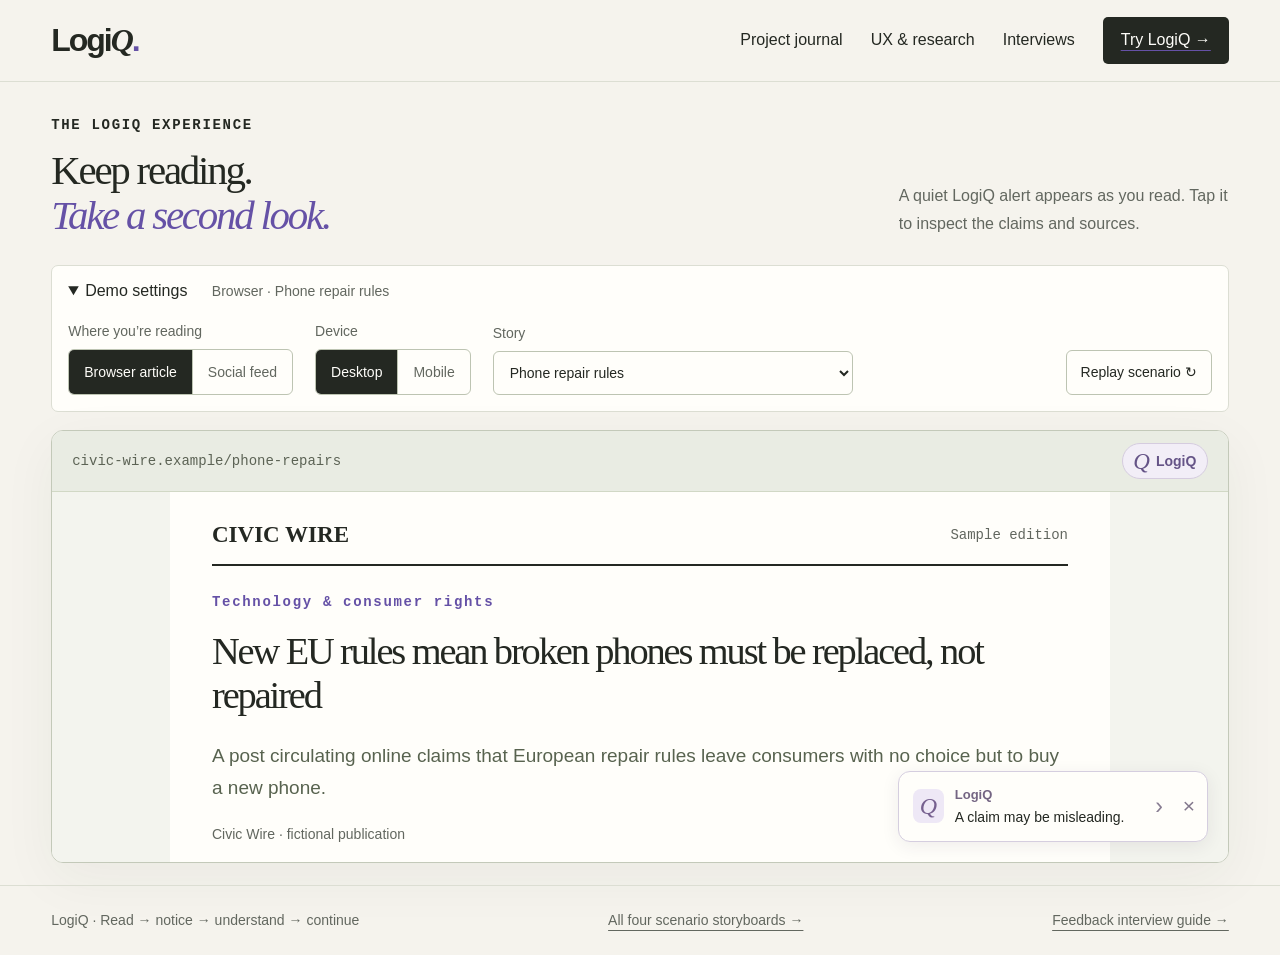
<file: news.html>
<!doctype html>
<html lang="en">
<head>
  <meta charset="utf-8"><meta name="viewport" content="width=device-width, initial-scale=1">
  <meta name="theme-color" content="#f5f3ed">
  <meta name="description" content="Explore LogiQ’s automatic review alert in desktop and mobile browser and social-feed scenarios.">
  <title>LogiQ — A second look, right when it matters</title>
  <link rel="icon" href="./assets/favicon.svg" type="image/svg+xml">
  <link rel="stylesheet" href="./styles.css"><link rel="stylesheet" href="./m4.css?v=quiet-2">
  <script src="./news-data.js?v=quiet-2" defer></script><script src="./news.js?v=quiet-2" defer></script>
<link rel="stylesheet" href="./site-ui.css?v=responsive-1"><script src="./site.js?v=responsive-1" defer></script>  <script src="./m5-config.js" defer></script>
  <script src="./m5-analytics.js" defer></script>
</head>
<body class="news-app">
  <a class="skip-link" href="#workspace">Skip to the experience</a>
  <header class="site-header global-header"><a class="wordmark" href="./index.html" aria-label="LogiQ project home">Logi<span>Q</span><span class="brand-dot">.</span></a><button type="button" class="menu-toggle" aria-expanded="false" aria-controls="global-nav" hidden>Menu <span aria-hidden="true">+</span></button><nav id="global-nav" aria-label="Main navigation"><a href="./index.html#journey">Project journal</a><a href="./ux.html">UX & research</a><a href="./interviews.html">Interviews</a><a class="nav-cta" href="./news.html">Try LogiQ →</a></nav></header>
  <main id="workspace" class="workspace" tabindex="-1">
    <div class="workspace-heading"><div><p class="eyebrow">THE LOGIQ EXPERIENCE</p><h1>Keep reading.<br><em>Take a second look.</em></h1></div><p class="workspace-intro">A quiet LogiQ alert appears as you read. Tap it to inspect the claims and sources.</p></div>
    <noscript><div class="notice">Enable JavaScript for the simulated automatic alert, or explore the <a href="./ux.html#wireframes">complete desktop and mobile wireframes</a>.</div></noscript>
    <div id="app" hidden>
      <details class="demo-settings" id="demo-settings"><summary>Demo settings <span id="setting-summary">Browser · Phone repair rules</span></summary><div class="experience-controls">
        <div class="setting-group"><span class="control-label">Where you’re reading</span><div class="segmented" role="group" aria-label="Reading setting"><button type="button" data-surface="browser" aria-pressed="true">Browser article</button><button type="button" data-surface="feed" aria-pressed="false">Social feed</button></div></div>
        <div class="setting-group"><span class="control-label">Device</span><div class="segmented" role="group" aria-label="Device"><button type="button" data-device="desktop" aria-pressed="true">Desktop</button><button type="button" data-device="mobile" aria-pressed="false">Mobile</button></div></div>
        <div class="setting-group sample-field"><label for="news-sample" class="control-label">Story</label><select id="news-sample"><option value="repair">Phone repair rules</option><option value="solar">Solar during a blackout</option><option value="buses">A shared transport announcement</option></select></div>
        <button class="quiet-button replay-button" id="replay" type="button">Replay scenario ↻</button>
      </div>
      </details><div class="experience-frame" id="experience-frame">
        <div class="device-status" aria-hidden="true"><span>9:41</span><span>● ● ▰</span></div>
        <div class="scene-chrome"><div class="scene-context" id="scene-context"></div><button type="button" id="review-indicator" class="review-indicator" aria-label="Open LogiQ review" title="Open LogiQ review" aria-controls="review-panel" aria-expanded="false" hidden><span aria-hidden="true">Q</span><span>LogiQ</span></button></div>
        <div class="scene-layout" id="scene-layout">
          <div class="reading-surface" id="reading-surface"><article class="reading-article" id="reading-article"></article><section class="social-feed" id="social-feed" aria-label="Sample social feed" hidden></section></div>
          <aside class="logiq-alert" id="logiq-alert" aria-label="LogiQ notification" hidden><button type="button" id="expand-alert" class="alert-body" aria-expanded="false" aria-controls="review-panel"><span class="alert-mark" aria-hidden="true">Q</span><span class="alert-copy"><strong>LogiQ</strong><span id="alert-title"></span></span><span class="alert-chevron" aria-hidden="true">›</span></button><button type="button" id="dismiss-alert" class="alert-dismiss" aria-label="Dismiss LogiQ notification">×</button></aside>
          <section class="review-panel" id="review-panel" aria-labelledby="review-title" hidden><div class="panel-top"><span class="panel-brand"><span class="logiq-shield" aria-hidden="true">Q</span> LogiQ <span>SECOND LOOK</span></span><button type="button" class="close-panel" id="close-review" aria-label="Close LogiQ and keep reading">×</button></div><div id="review-content" class="panel-body"></div></section>
        </div>
      </div>
      <p id="announcement" class="sr-only" role="status" aria-live="polite"></p>
    </div>
  </main>
  <footer class="app-footer"><span>LogiQ · Read → notice → understand → continue</span><a href="./ux.html#wireframes">All four scenario storyboards →</a><a href="./ux.html#test">Feedback interview guide →</a></footer>
</body>
</html>
</file>
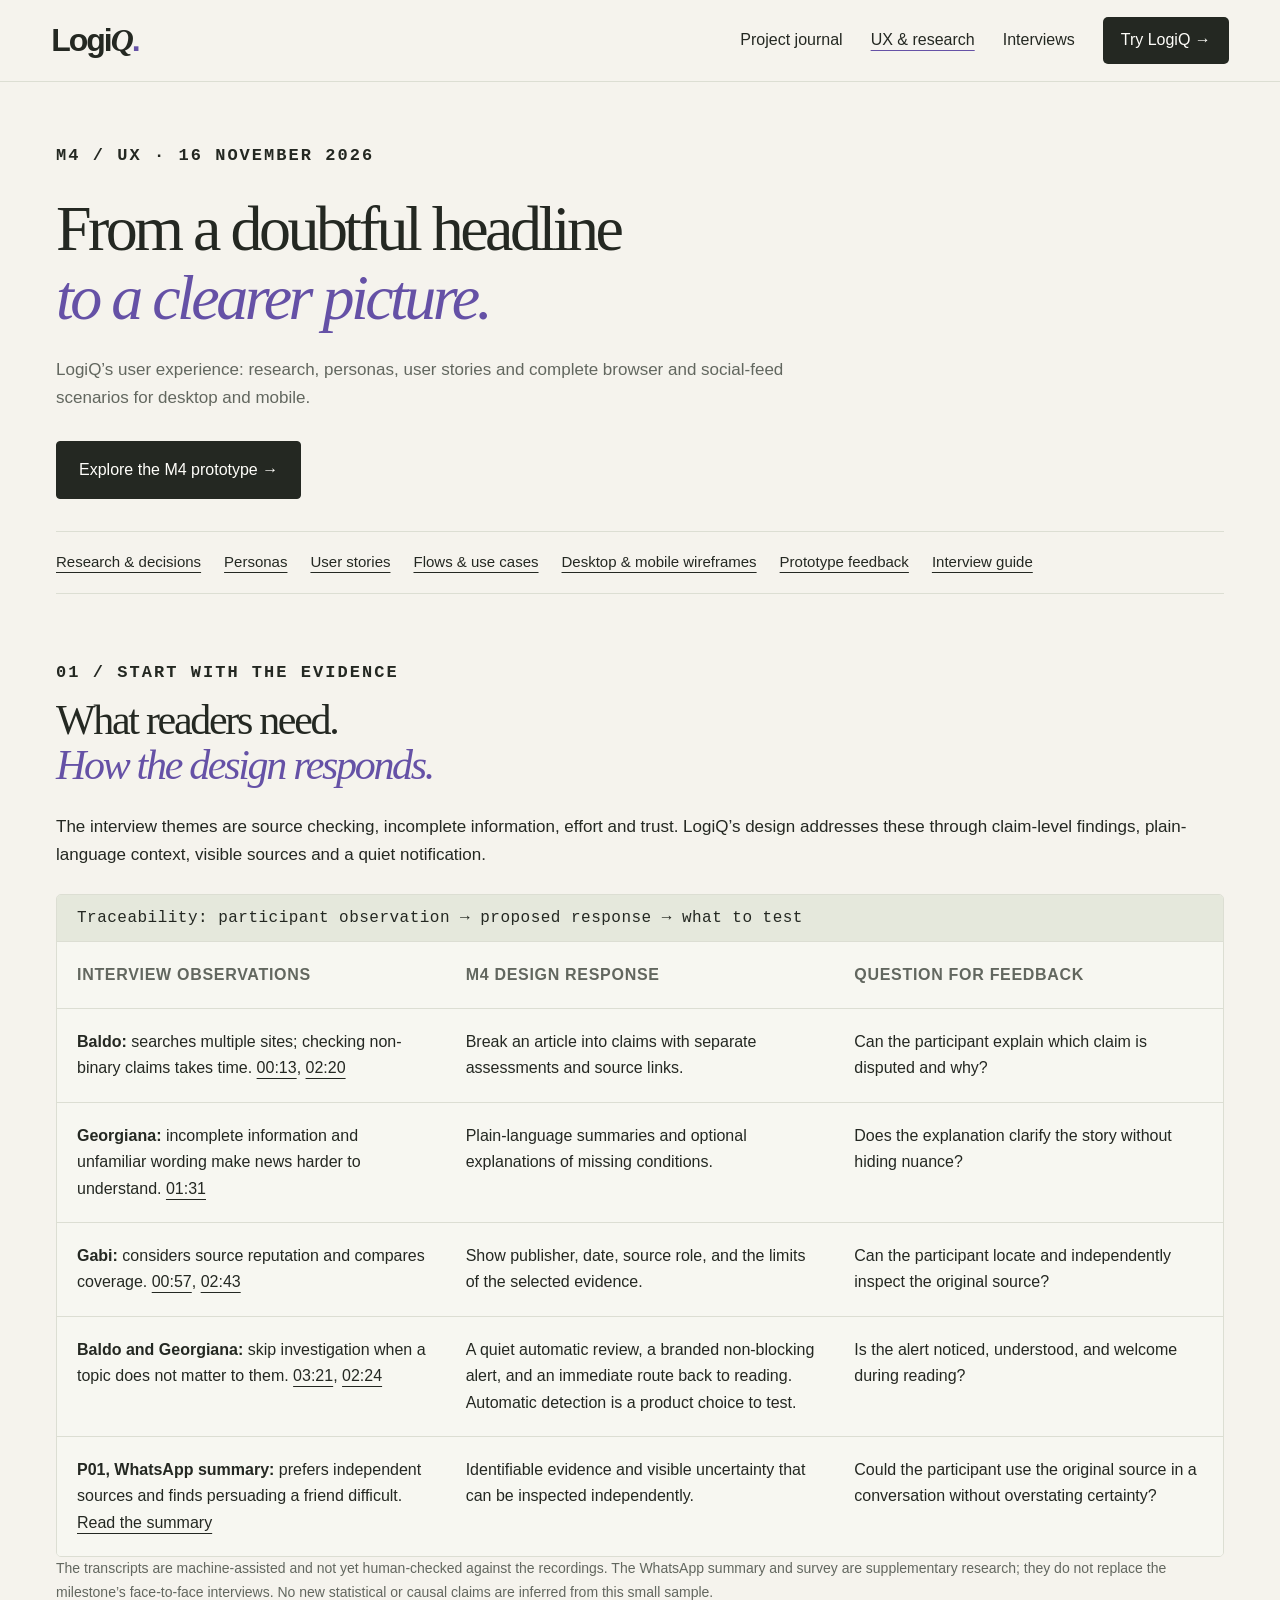
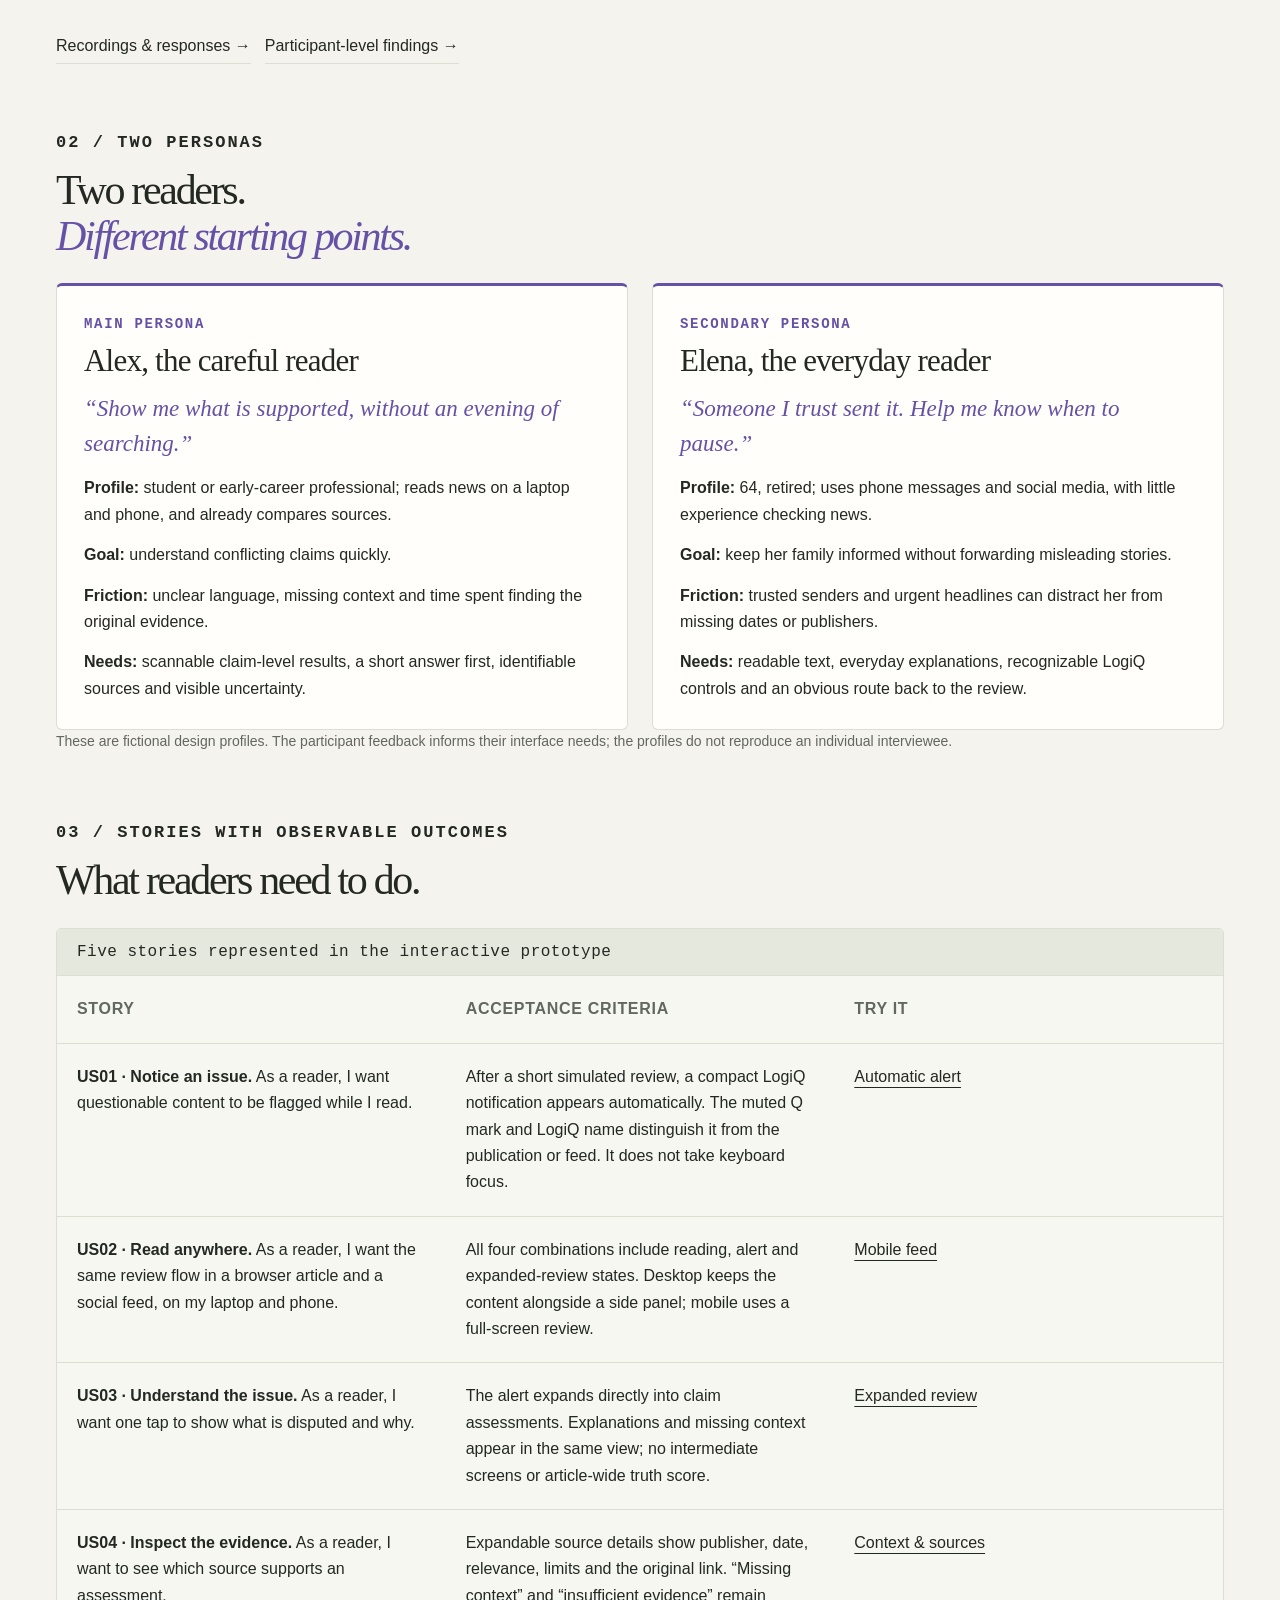
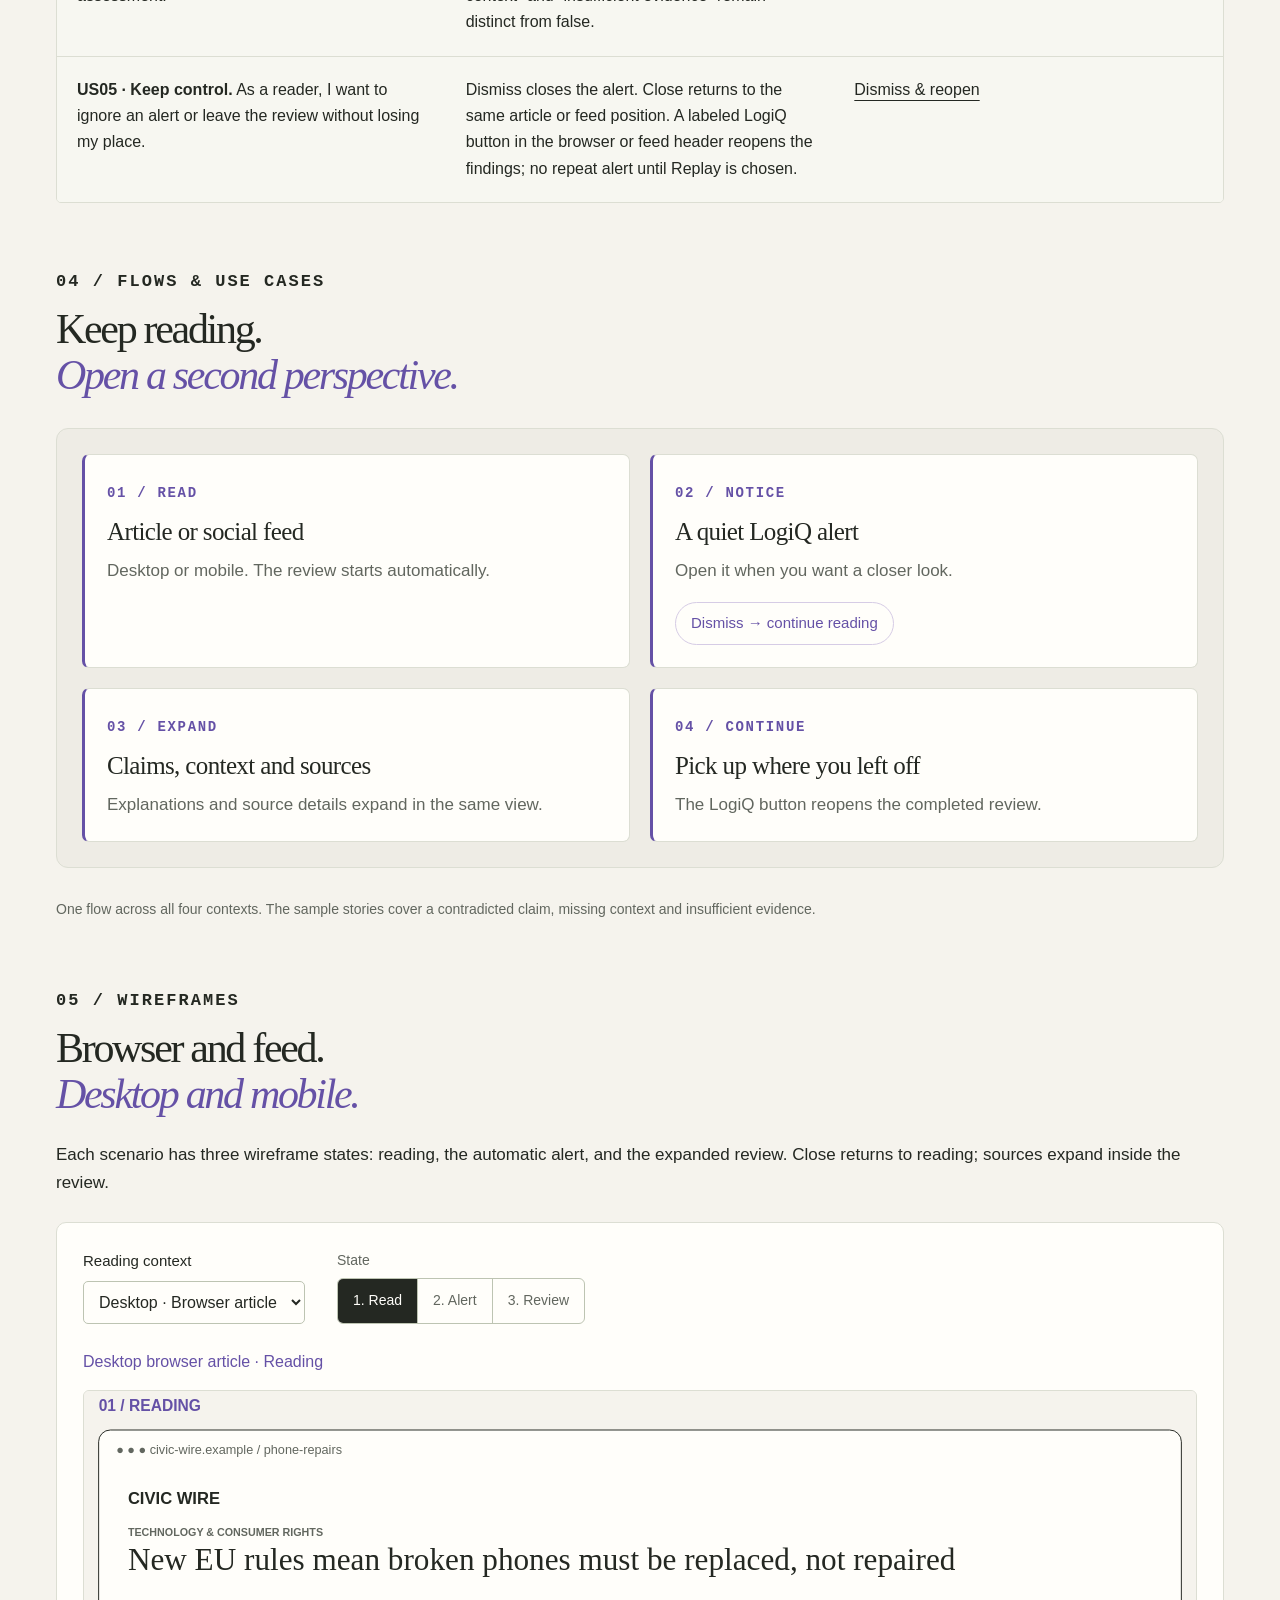
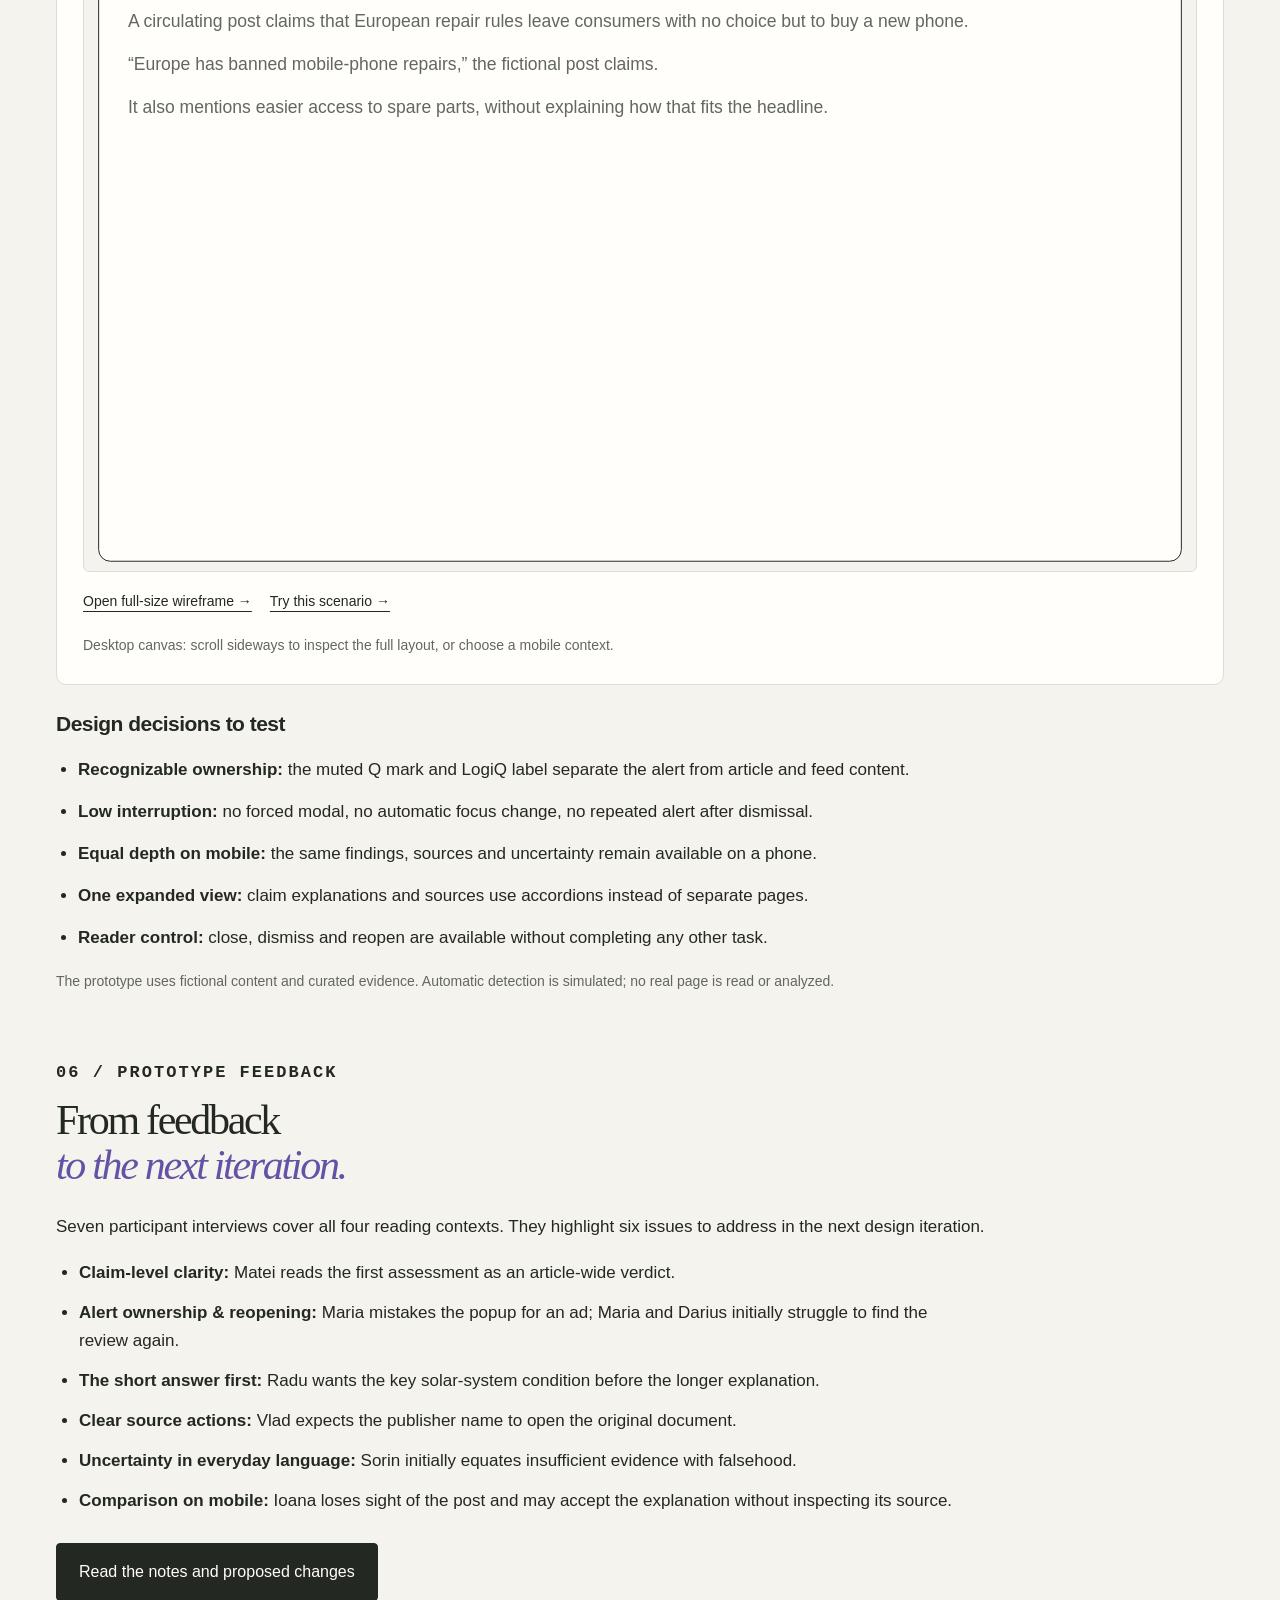
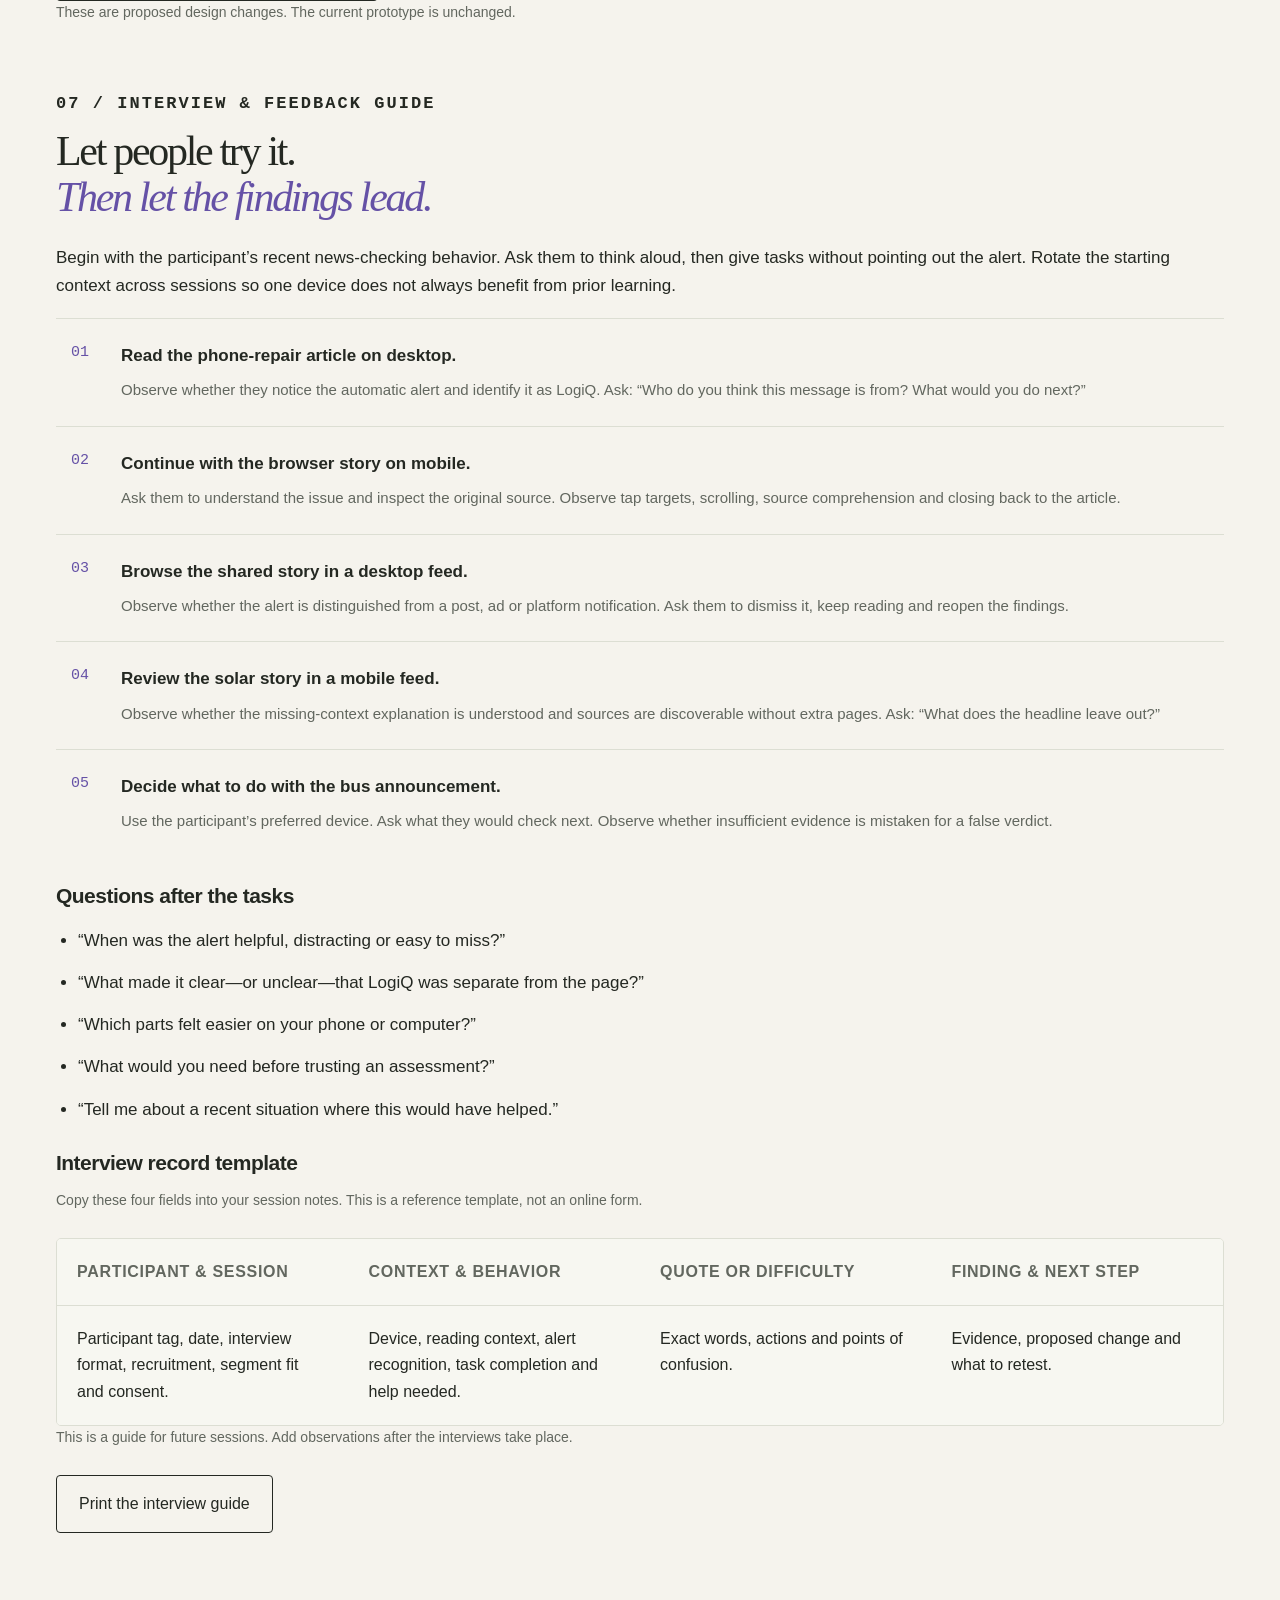
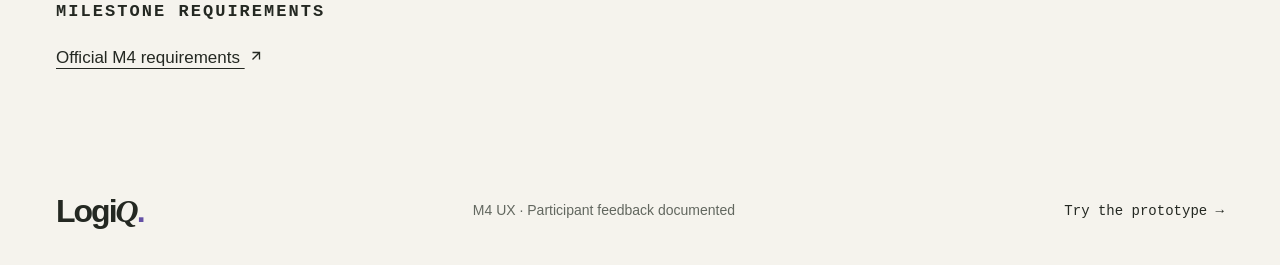
<file: ux.html>
<!doctype html>
<html lang="en">
<head><meta charset="utf-8"><meta name="viewport" content="width=device-width, initial-scale=1"><meta name="description" content="LogiQ M4 UX: research, personas, user stories, flows, automatic news-review prototype, and an interview guide."><title>LogiQ — M4 UX & research</title><link rel="icon" href="./assets/favicon.svg" type="image/svg+xml"><link rel="stylesheet" href="./styles.css"><link rel="stylesheet" href="./m4.css?v=quiet-2"><script src="./ux.js" defer></script><link rel="stylesheet" href="./site-ui.css?v=responsive-1"><script src="./site.js?v=responsive-1" defer></script><link rel="stylesheet" href="./feedback.css"></head>
<body>
  <a class="skip-link" href="#main">Skip to content</a>
  <header class="site-header global-header"><a class="wordmark" href="./index.html" aria-label="LogiQ project home">Logi<span>Q</span><span class="brand-dot">.</span></a><button type="button" class="menu-toggle" aria-expanded="false" aria-controls="global-nav" hidden>Menu <span aria-hidden="true">+</span></button><nav id="global-nav" aria-label="Main navigation"><a href="./index.html#journey">Project journal</a><a href="./ux.html">UX & research</a><a href="./interviews.html">Interviews</a><a class="nav-cta" href="./news.html">Try LogiQ →</a></nav></header>
  <main id="main" class="container ux-page">
    <div class="section-heading"><p class="eyebrow">M4 / UX · 16 NOVEMBER 2026</p><h1>From a doubtful headline<br><em>to a clearer picture.</em></h1><p>LogiQ’s user experience: research, personas, user stories and complete browser and social-feed scenarios for desktop and mobile.</p></div>
    <div class="ux-actions"><a class="button button-dark" href="./news.html">Explore the M4 prototype →</a></div>
    <nav class="ux-nav" aria-label="UX documentation"><a href="#research">Research & decisions</a><a href="#persona">Personas</a><a href="#stories">User stories</a><a href="#flows">Flows & use cases</a><a href="#wireframes">Desktop & mobile wireframes</a><a href="#feedback">Prototype feedback</a><a href="#test">Interview guide</a></nav>

    <section id="research"><p class="eyebrow">01 / START WITH THE EVIDENCE</p><h2>What readers need.<br><em>How the design responds.</em></h2><p>The interview themes are source checking, incomplete information, effort and trust. LogiQ’s design addresses these through claim-level findings, plain-language context, visible sources and a quiet notification.</p>
      <div class="ux-table-wrap" tabindex="0" role="region" aria-label="Research findings and design decisions"><table class="ux-table"><caption>Traceability: participant observation → proposed response → what to test</caption><thead><tr><th scope="col">Interview observations</th><th scope="col">M4 design response</th><th scope="col">Question for feedback</th></tr></thead><tbody>
        <tr><td><strong>Baldo:</strong> searches multiple sites; checking non-binary claims takes time. <a href="./transcripts/baldo.html#t-13">00:13</a>, <a href="./transcripts/baldo.html#t-140">02:20</a></td><td>Break an article into claims with separate assessments and source links.</td><td>Can the participant explain which claim is disputed and why?</td></tr>
        <tr><td><strong>Georgiana:</strong> incomplete information and unfamiliar wording make news harder to understand. <a href="./transcripts/georgiana.html#t-91">01:31</a></td><td>Plain-language summaries and optional explanations of missing conditions.</td><td>Does the explanation clarify the story without hiding nuance?</td></tr>
        <tr><td><strong>Gabi:</strong> considers source reputation and compares coverage. <a href="./transcripts/gabi.html#t-57">00:57</a>, <a href="./transcripts/gabi.html#t-163">02:43</a></td><td>Show publisher, date, source role, and the limits of the selected evidence.</td><td>Can the participant locate and independently inspect the original source?</td></tr>
        <tr><td><strong>Baldo and Georgiana:</strong> skip investigation when a topic does not matter to them. <a href="./transcripts/baldo.html#t-201">03:21</a>, <a href="./transcripts/georgiana.html#t-144">02:24</a></td><td>A quiet automatic review, a branded non-blocking alert, and an immediate route back to reading. Automatic detection is a product choice to test.</td><td>Is the alert noticed, understood, and welcome during reading?</td></tr>
        <tr><td><strong>P01, WhatsApp summary:</strong> prefers independent sources and finds persuading a friend difficult. <a href="./interviews.html#whatsapp-title">Read the summary</a></td><td>Identifiable evidence and visible uncertainty that can be inspected independently.</td><td>Could the participant use the original source in a conversation without overstating certainty?</td></tr>
      </tbody></table></div>
      <p class="quiet-copy">The transcripts are machine-assisted and not yet human-checked against the recordings. The WhatsApp summary and survey are supplementary research; they do not replace the milestone’s face-to-face interviews. No new statistical or causal claims are inferred from this small sample.</p>
      <div class="ux-actions"><a class="text-link" href="./interviews.html">Recordings & responses →</a><a class="text-link" href="./findings.html">Participant-level findings →</a></div>
    </section>

    <section id="persona">
      <p class="eyebrow">02 / TWO PERSONAS</p><h2>Two readers.<br><em>Different starting points.</em></h2>
      <div class="research-grid">
        <article class="research-card persona-summary"><p class="eyebrow">MAIN PERSONA</p><h3>Alex, the careful reader</h3><p class="persona-goal">“Show me what is supported, without an evening of searching.”</p><p><strong>Profile:</strong> student or early-career professional; reads news on a laptop and phone, and already compares sources.</p><p><strong>Goal:</strong> understand conflicting claims quickly.</p><p><strong>Friction:</strong> unclear language, missing context and time spent finding the original evidence.</p><p><strong>Needs:</strong> scannable claim-level results, a short answer first, identifiable sources and visible uncertainty.</p></article>
        <article class="research-card persona-summary"><p class="eyebrow">SECONDARY PERSONA</p><h3>Elena, the everyday reader</h3><p class="persona-goal">“Someone I trust sent it. Help me know when to pause.”</p><p><strong>Profile:</strong> 64, retired; uses phone messages and social media, with little experience checking news.</p><p><strong>Goal:</strong> keep her family informed without forwarding misleading stories.</p><p><strong>Friction:</strong> trusted senders and urgent headlines can distract her from missing dates or publishers.</p><p><strong>Needs:</strong> readable text, everyday explanations, recognizable LogiQ controls and an obvious route back to the review.</p></article>
      </div>
      <p class="quiet-copy">These are fictional design profiles. The participant feedback informs their interface needs; the profiles do not reproduce an individual interviewee.</p>
    </section>

    <section id="stories"><p class="eyebrow">03 / STORIES WITH OBSERVABLE OUTCOMES</p><h2>What readers need to do.</h2><div class="ux-table-wrap" tabindex="0" role="region" aria-label="User stories and acceptance criteria"><table class="ux-table"><caption>Five stories represented in the interactive prototype</caption><thead><tr><th scope="col">Story</th><th scope="col">Acceptance criteria</th><th scope="col">Try it</th></tr></thead><tbody><tr><td><strong>US01 · Notice an issue.</strong> As a reader, I want questionable content to be flagged while I read.</td><td>After a short simulated review, a compact LogiQ notification appears automatically. The muted Q mark and LogiQ name distinguish it from the publication or feed. It does not take keyboard focus.</td><td><a href="./news.html#alert?sample=repair&amp;surface=browser&amp;device=desktop">Automatic alert</a></td></tr><tr><td><strong>US02 · Read anywhere.</strong> As a reader, I want the same review flow in a browser article and a social feed, on my laptop and phone.</td><td>All four combinations include reading, alert and expanded-review states. Desktop keeps the content alongside a side panel; mobile uses a full-screen review.</td><td><a href="./news.html#reading?sample=repair&amp;surface=feed&amp;device=mobile">Mobile feed</a></td></tr><tr><td><strong>US03 · Understand the issue.</strong> As a reader, I want one tap to show what is disputed and why.</td><td>The alert expands directly into claim assessments. Explanations and missing context appear in the same view; no intermediate screens or article-wide truth score.</td><td><a href="./news.html#review?sample=repair&amp;surface=browser&amp;device=desktop">Expanded review</a></td></tr><tr><td><strong>US04 · Inspect the evidence.</strong> As a reader, I want to see which source supports an assessment.</td><td>Expandable source details show publisher, date, relevance, limits and the original link. “Missing context” and “insufficient evidence” remain distinct from false.</td><td><a href="./news.html#review?sample=solar&amp;surface=browser&amp;device=mobile">Context & sources</a></td></tr><tr><td><strong>US05 · Keep control.</strong> As a reader, I want to ignore an alert or leave the review without losing my place.</td><td>Dismiss closes the alert. Close returns to the same article or feed position. A labeled LogiQ button in the browser or feed header reopens the findings; no repeat alert until Replay is chosen.</td><td><a href="./news.html#alert?sample=repair&amp;surface=feed&amp;device=desktop">Dismiss & reopen</a></td></tr></tbody></table></div></section>
    <section id="flows"><p class="eyebrow">04 / FLOWS & USE CASES</p><h2>Keep reading.<br><em>Open a second perspective.</em></h2><div class="flow-diagram" role="group" aria-label="Reading flow with an optional review">
      <div class="flow-step flow-read"><span class="eyebrow">01 / READ</span><h3>Article or social feed</h3><p>Desktop or mobile. The review starts automatically.</p></div>
      <div class="flow-connector" aria-hidden="true">↓</div>
      <div class="flow-step flow-notice"><span class="eyebrow">02 / NOTICE</span><h3>A quiet LogiQ alert</h3><p>Open it when you want a closer look.</p><a class="flow-dismiss" href="#flow-continue">Dismiss → continue reading</a></div>
      <div class="flow-connector"><span>Open</span><span aria-hidden="true">↓</span></div>
      <div class="flow-step flow-expand"><span class="eyebrow">03 / EXPAND</span><h3>Claims, context and sources</h3><p>Explanations and source details expand in the same view.</p></div>
      <div class="flow-connector"><span>Close</span><span aria-hidden="true">↓</span></div>
      <div class="flow-step flow-continue" id="flow-continue"><span class="eyebrow">04 / CONTINUE</span><h3>Pick up where you left off</h3><p>The LogiQ button reopens the completed review.</p></div>
      </div><p class="quiet-copy">One flow across all four contexts. The sample stories cover a contradicted claim, missing context and insufficient evidence.</p></section>
    <section id="wireframes"><p class="eyebrow">05 / WIREFRAMES</p><h2>Browser and feed.<br><em>Desktop and mobile.</em></h2><p>Each scenario has three wireframe states: reading, the automatic alert, and the expanded review. Close returns to reading; sources expand inside the review.</p><div class="wireframe-viewer" id="wireframe-viewer">
      <div class="wireframe-controls"><div><label for="wireframe-context">Reading context</label><select id="wireframe-context"><option value="browser-mobile">Mobile · Browser article</option><option value="feed-mobile">Mobile · Social feed</option><option value="browser-desktop">Desktop · Browser article</option><option value="feed-desktop">Desktop · Social feed</option></select></div><div><span class="control-label">State</span><div class="segmented" role="group" aria-label="Wireframe state"><button type="button" data-stage="reading" aria-pressed="true">1. Read</button><button type="button" data-stage="alert" aria-pressed="false">2. Alert</button><button type="button" data-stage="review" aria-pressed="false">3. Review</button></div></div></div>
      <p id="wireframe-caption" class="wireframe-caption" aria-live="polite">Mobile browser · Reading</p><div class="wireframe-canvas"><img id="wireframe-image" src="./assets/m4/browser-mobile-reading.svg" alt="Mobile browser reading wireframe" width="390" height="910" loading="lazy"></div><div class="scenario-links"><a id="wireframe-full" href="./assets/m4/browser-mobile-reading.svg" target="_blank" rel="noopener">Open full-size wireframe →</a><a id="wireframe-try" href="./news.html#reading?surface=browser&amp;device=mobile">Try this scenario →</a></div><p class="quiet-copy desktop-wireframe-hint" hidden>Desktop canvas: scroll sideways to inspect the full layout, or choose a mobile context.</p>
      <noscript><p>Complete scenarios: <a href="./assets/m4/browser-mobile.svg">mobile browser</a>, <a href="./assets/m4/feed-mobile.svg">mobile feed</a>, <a href="./assets/m4/browser-desktop.svg">desktop browser</a>, <a href="./assets/m4/feed-desktop.svg">desktop feed</a>.</p></noscript></div><h3>Design decisions to test</h3><ul class="research-checklist"><li><strong>Recognizable ownership:</strong> the muted Q mark and LogiQ label separate the alert from article and feed content.</li><li><strong>Low interruption:</strong> no forced modal, no automatic focus change, no repeated alert after dismissal.</li><li><strong>Equal depth on mobile:</strong> the same findings, sources and uncertainty remain available on a phone.</li><li><strong>One expanded view:</strong> claim explanations and sources use accordions instead of separate pages.</li><li><strong>Reader control:</strong> close, dismiss and reopen are available without completing any other task.</li></ul><p class="quiet-copy">The prototype uses fictional content and curated evidence. Automatic detection is simulated; no real page is read or analyzed. </p></section>
    <section id="feedback"><p class="eyebrow">06 / PROTOTYPE FEEDBACK</p><h2>From feedback<br><em>to the next iteration.</em></h2><p>Seven participant interviews cover all four reading contexts. They highlight six issues to address in the next design iteration.</p><ul class="feedback-summary"><li><strong>Claim-level clarity:</strong> Matei reads the first assessment as an article-wide verdict.</li><li><strong>Alert ownership & reopening:</strong> Maria mistakes the popup for an ad; Maria and Darius initially struggle to find the review again.</li><li><strong>The short answer first:</strong> Radu wants the key solar-system condition before the longer explanation.</li><li><strong>Clear source actions:</strong> Vlad expects the publisher name to open the original document.</li><li><strong>Uncertainty in everyday language:</strong> Sorin initially equates insufficient evidence with falsehood.</li><li><strong>Comparison on mobile:</strong> Ioana loses sight of the post and may accept the explanation without inspecting its source.</li></ul><div class="ux-actions"><a class="button button-dark" href="./m4-feedback.html">Read the notes and proposed changes</a></div><p class="quiet-copy">These are proposed design changes. The current prototype is unchanged.</p></section>
    <section id="test"><p class="eyebrow">07 / INTERVIEW & FEEDBACK GUIDE</p><h2>Let people try it.<br><em>Then let the findings lead.</em></h2><p>Begin with the participant’s recent news-checking behavior. Ask them to think aloud, then give tasks without pointing out the alert. Rotate the starting context across sessions so one device does not always benefit from prior learning.</p><ol class="test-tasks"><li><strong>Read the phone-repair article on desktop.</strong><p>Observe whether they notice the automatic alert and identify it as LogiQ. Ask: “Who do you think this message is from? What would you do next?”</p></li><li><strong>Continue with the browser story on mobile.</strong><p>Ask them to understand the issue and inspect the original source. Observe tap targets, scrolling, source comprehension and closing back to the article.</p></li><li><strong>Browse the shared story in a desktop feed.</strong><p>Observe whether the alert is distinguished from a post, ad or platform notification. Ask them to dismiss it, keep reading and reopen the findings.</p></li><li><strong>Review the solar story in a mobile feed.</strong><p>Observe whether the missing-context explanation is understood and sources are discoverable without extra pages. Ask: “What does the headline leave out?”</p></li><li><strong>Decide what to do with the bus announcement.</strong><p>Use the participant’s preferred device. Ask what they would check next. Observe whether insufficient evidence is mistaken for a false verdict.</p></li></ol><h3>Questions after the tasks</h3><ul class="research-checklist"><li>“When was the alert helpful, distracting or easy to miss?”</li><li>“What made it clear—or unclear—that LogiQ was separate from the page?”</li><li>“Which parts felt easier on your phone or computer?”</li><li>“What would you need before trusting an assessment?”</li><li>“Tell me about a recent situation where this would have helped.”</li></ul><h3>Interview record template</h3><p class="quiet-copy">Copy these four fields into your session notes. This is a reference template, not an online form.</p><div class="ux-table-wrap"><table class="ux-table observation-table"><thead><tr><th>Participant & session</th><th>Context & behavior</th><th>Quote or difficulty</th><th>Finding & next step</th></tr></thead><tbody><tr><td>Participant tag, date, interview format, recruitment, segment fit and consent.</td><td>Device, reading context, alert recognition, task completion and help needed.</td><td>Exact words, actions and points of confusion.</td><td>Evidence, proposed change and what to retest.</td></tr></tbody></table></div><p class="quiet-copy">This is a guide for future sessions. Add observations after the interviews take place.</p><button class="button button-outline print-button" type="button" id="print-guide">Print the interview guide</button></section>
    <section id="requirements"><p class="eyebrow">MILESTONE REQUIREMENTS</p><p><a href="https://ocw.cs.pub.ro/courses/se/project/milestones/m4" target="_blank" rel="noopener noreferrer">Official M4 requirements <svg class="external-icon" viewBox="0 0 16 16" aria-hidden="true"><path d="M4 12 12 4M4 4h8v8" fill="none" stroke="currentColor" stroke-width="1.5"/></svg></a></p></section>
  </main><footer class="container site-footer"><a class="wordmark" href="./index.html">Logi<span>Q</span><span class="brand-dot">.</span></a><p>M4 UX · Participant feedback documented</p><a href="./news.html">Try the prototype →</a></footer>
</body></html>
</file>
<file: styles.css>
@charset "UTF-8";
:root{--paper:#f5f3ed;--white:#fffefa;--ink:#242822;--muted:#62675f;--line:#dcded3;--green:#e4e9d6;--violet:#6551a6;--violet-light:#eee9f8;--serif:Georgia,'Times New Roman',serif;--sans:Arial,Helvetica,sans-serif;--mono:'Courier New',monospace}
*{box-sizing:border-box}html{scroll-behavior:smooth;scroll-padding-top:100px}body{margin:0;background:var(--paper);color:var(--ink);font:18px/1.65 var(--sans);-webkit-font-smoothing:antialiased}a{color:inherit;text-underline-offset:5px}button{font:inherit}a,button,summary{-webkit-tap-highlight-color:transparent}button,summary{cursor:pointer}button:focus-visible,a:focus-visible,summary:focus-visible,[tabindex]:focus-visible{outline:3px solid var(--violet);outline-offset:5px}::selection{background:#ded6ed}h1,h2,h3,p{margin:0}h1,h2{font-family:var(--serif);font-weight:400;letter-spacing:-.055em;line-height:1.08}h1{font-size:clamp(44px,5.05vw,76px)}h2{font-size:clamp(36px,4vw,53px)}h3{font-size:21px;line-height:1.3;letter-spacing:-.025em}em{color:var(--violet);font-weight:400}p+p{margin-top:18px}.container{max-width:1240px;width:calc(100% - 112px);margin-inline:auto}.section{padding-block:100px}.eyebrow{font:14px/1.6 var(--mono);letter-spacing:.12em;font-weight:700}.section-heading .eyebrow{margin-bottom:25px}.section-heading>p:not(.eyebrow){color:var(--muted);max-width:460px;margin-top:24px}.small-note{font-size:15px;line-height:1.7;color:var(--muted)}.live-dot{display:inline-block;width:7px;height:7px;border-radius:50%;background:var(--violet);margin-right:8px}.skip-link{position:fixed;top:8px;left:8px;padding:12px;background:var(--ink);color:white;z-index:100;transform:translateY(-150%)}.skip-link:focus{transform:translateY(0)}
.site-header{height:94px;max-width:1440px;margin:auto;padding-inline:56px;display:flex;align-items:center;justify-content:space-between;gap:26px;border-bottom:1px solid var(--line)}.wordmark{font-size:32px;font-weight:700;letter-spacing:-2px;text-decoration:none;white-space:nowrap;line-height:1.2}.wordmark>span:first-child{font-family:var(--serif);font-style:italic}.brand-dot{color:var(--violet)}.site-header nav{display:flex;gap:24px;font-size:16px}.site-header nav a,.header-link{text-decoration:none}.site-header a:hover,.text-link:hover,.site-footer a:hover{color:var(--violet)}.header-link{font:14px var(--mono);letter-spacing:.03em}.header-link span{margin-left:10px}.hero{min-height:650px;display:grid;grid-template-columns:1.35fr 1fr;align-items:center;gap:40px;padding-block:80px}.hero-copy{position:relative;z-index:1}.hero-copy>.eyebrow{margin-bottom:30px}.hero-description{max-width:455px;font-size:19px;color:var(--muted);margin-top:28px;line-height:1.8}.hero-actions{display:flex;align-items:center;gap:27px;margin-top:36px;flex-wrap:wrap}.button{display:inline-flex;align-items:center;justify-content:space-between;gap:26px;padding:15px 22px;font-size:16px;text-decoration:none;border:1px solid var(--ink);border-radius:4px;transition:background .2s,color .2s}.button-dark{background:var(--ink);color:var(--white)}.button-dark:hover{background:var(--violet);border-color:var(--violet)}.text-link{font-size:16px;text-decoration:none;border-bottom:1px solid var(--line);padding-bottom:4px}.hero-footnote{font:15px/1.8 var(--mono);color:var(--muted);margin-top:23px}.hero-art{height:410px;position:relative;display:flex;align-items:center;justify-content:center}.orbit{position:absolute;width:370px;height:370px;border:1px solid #d4d8c5;border-radius:50%;transform:rotate(-25deg) scaleX(.9)}.orbit-two{transform:rotate(35deg) scaleX(.7);width:450px;height:360px}.art-label{position:absolute;top:5px;right:10px;font:14px var(--mono);letter-spacing:.12em;color:var(--muted)}.thought-card{width:340px;padding:30px 28px;background:var(--white);border:1px solid #e2e3d8;box-shadow:0 18px 45px #3034240d;transform:rotate(-6deg);position:relative}.thought-kicker{font:14px var(--mono);letter-spacing:.12em;color:var(--muted)}.thought-card>p{font:30px/1.4 var(--serif);letter-spacing:-.02em;margin-top:20px}.thought-card>p span{text-decoration:underline;text-decoration-color:#9f8ac6;text-decoration-thickness:4px;text-underline-offset:4px}.thought-line{height:1px;background:var(--line);margin-top:28px;margin-bottom:12px}.thought-meta{font:14px var(--mono);color:var(--muted)}.insight-card{position:absolute;bottom:40px;right:-4px;background:var(--green);padding:19px 23px;display:flex;gap:15px;align-items:center;transform:rotate(3deg);box-shadow:0 7px 20px #3034240d;border:1px solid #d4dcc2}.insight-icon{font:30px var(--serif);color:#5d6c42}.insight-card strong{font-size:17px}.insight-card p{font-size:14px;color:var(--muted);margin-top:2px}.art-footnote{position:absolute;bottom:0;left:24px;font:14px var(--mono);letter-spacing:.1em;color:var(--muted)}.project-strip{border-block:1px solid var(--line);background:#eaece2}.strip-inner{display:flex;flex-wrap:wrap;padding-block:16px;justify-content:space-between;align-items:center;gap:20px;min-height:65px;font-size:15px}.strip-inner strong{font:14px var(--mono);margin-right:12px;color:var(--muted)}.strip-inner a{font-size:14px;text-decoration:none}
.idea-section,.demo-section,.audience-section,.metrics-section,.team-section{display:grid;grid-template-columns:1fr 1.12fr;gap:90px}.idea-body{padding-top:7px;color:var(--muted);font-size:18px}.idea-body .lead{font:25px/1.5 var(--serif);letter-spacing:-.02em;color:var(--ink);margin-bottom:24px}.margin-note{border-left:2px solid var(--violet);padding:5px 0 5px 20px;margin-top:30px;display:flex;gap:15px;font-size:16px}.margin-note>span{color:var(--violet);font-size:25px}.margin-note strong{color:var(--ink);font-size:15px}.solution-section{background:var(--green)}.inline-heading{display:flex;justify-content:space-between;align-items:flex-end;gap:65px}.inline-heading>p,.inline-heading>div+div{max-width:380px}.inline-heading>p{font-size:18px}.steps-grid{display:grid;grid-template-columns:repeat(3,1fr);gap:50px;margin-top:60px}.steps-grid article{border-top:1px solid #c6ceb8;padding-top:22px}.step-number{font:14px var(--mono);letter-spacing:.1em;color:#59664c}.steps-grid h3{margin-top:22px;margin-bottom:13px}.steps-grid p{font-size:17px;color:#525c49}.scope-note{border-top:1px solid #c6ceb8;padding-top:22px;margin-top:40px;font-size:15px;color:#525c49}.demo-section{align-items:center;gap:70px}.demo-choices{display:flex;gap:8px;flex-wrap:wrap;margin-top:28px}.example-button{padding:9px 13px;border:1px solid #c8ccbe;border-radius:30px;background:transparent;color:var(--muted);font-size:15px;transition:background .2s}.example-button:hover{border-color:var(--ink);color:var(--ink)}.example-button.active{color:var(--white);background:var(--ink);border-color:var(--ink)}.section-heading>.small-note{font-size:16px!important;margin-top:15px!important}.demo-window{background:var(--white);border:1px solid #d6d9cd;border-radius:9px;overflow:hidden;box-shadow:0 18px 40px #30342408}.window-toolbar{height:45px;background:#eeefe7;border-bottom:1px solid var(--line);padding-inline:18px;display:flex;align-items:center;justify-content:space-between;gap:10px;font:14px var(--mono);letter-spacing:.08em;color:var(--muted)}.window-dots{color:#b4bba8;font-size:14px}.demo-badge{font:14px var(--mono);padding:3px 8px;border:1px solid #cbd0be;border-radius:3px}.demo-content{padding:30px}.demo-content>.eyebrow{color:var(--muted);font-size:14px}blockquote{font:26px/1.5 var(--serif);letter-spacing:-.025em;margin:16px 0 26px}mark{background:#e7def2;color:var(--ink);box-decoration-break:clone;-webkit-box-decoration-break:clone}.analysis-panel{background:#f4f0f9;border:1px solid #e6def0;border-radius:5px;padding:20px}.analysis-title{display:flex;align-items:center;gap:10px;font-size:15px;font-weight:700;color:#59438f}.mini-mark{font:italic bold 18px var(--serif);border-radius:50%;width:26px;height:26px;display:grid;place-items:center;background:#e4daf2}.analysis-panel>p{font-size:16px;color:#60576f;margin-top:15px;line-height:1.8}.question-box{border-left:2px solid #b29acb;padding-left:13px;margin-top:20px}.question-box>span{font:14px var(--mono);letter-spacing:.08em;color:#756483}.question-box p{font-size:16px;margin-top:5px}.analysis-panel details{border-top:1px solid #dfd7e9;margin-top:20px;padding-top:12px}.analysis-panel summary{font-size:14px;display:flex;justify-content:space-between;color:#59438f;list-style:none}.analysis-panel details>p{font-size:15px;line-height:1.8;color:#60576f;margin-top:12px}.analysis-panel details[open] summary span{transform:rotate(45deg)}.principles{padding-bottom:90px;border-bottom:1px solid var(--line)}.principles-grid{display:grid;grid-template-columns:repeat(3,1fr);gap:50px;margin-top:25px}.principles-grid>div{position:relative;padding-left:35px}.principles-grid>div>span{position:absolute;left:0;top:-5px;font-size:27px;color:var(--violet)}.principles h3{font-size:18px}.principles p{font-size:16px;color:var(--muted);margin-top:10px}.audience-list article{display:flex;gap:22px;padding-block:25px;border-bottom:1px solid var(--line)}.audience-list article:first-child{padding-top:0}.audience-index{font:15px var(--mono);color:var(--muted);padding-top:4px}.tag{font:14px/1.6 var(--mono);letter-spacing:.07em;color:var(--muted)}.audience-list h3{margin-top:9px;font-size:22px}.audience-list p{margin-top:9px;font-size:17px;color:var(--muted)}.audience-need{display:block;margin-top:12px;font-size:15px;color:#595343}
.model-section{background:#eeeee6;border-block:1px solid var(--line)}.comparison-wrap{overflow-x:auto;margin-top:50px;border:1px solid #d6dace;border-radius:5px}table{width:100%;border-collapse:collapse;text-align:left;background:#f7f7f1;min-width:620px}caption{text-align:left;font:14px var(--mono);letter-spacing:.03em;padding:20px;border-bottom:1px solid var(--line);background:#e5e8dc}thead{font-size:14px;text-transform:uppercase;letter-spacing:.05em;color:var(--muted)}th,td{padding:20px;border-bottom:1px solid var(--line);vertical-align:top}.comparison-wrap tbody th{width:27%;font-size:16px;font-weight:600}.comparison-wrap tbody td{width:36.5%;font-size:16px;color:var(--muted);line-height:1.8}tbody tr:last-child>*{border-bottom:0}.logiq-row{background:#e5e9da}.table-tag{display:block;font:14px var(--mono);letter-spacing:.05em;color:var(--muted);margin-top:6px}.comparison-wrap+.small-note{margin-top:12px}.business-grid{display:grid;grid-template-columns:1fr 1fr;gap:75px;margin-top:65px}.business-grid h3{font:28px/1.3 var(--serif);letter-spacing:-.035em;margin-top:15px}.lined-list{padding:0;margin:25px 0 0;list-style:none}.lined-list li{padding:18px 0;border-top:1px solid #d4d8ca}.lined-list span{font-size:16px;font-weight:700}.lined-list p{font-size:16px;color:var(--muted);margin-top:6px}.advantage-note{display:grid;grid-template-columns:1fr 2fr;gap:50px;border-top:1px solid #cdd3c1;padding-top:25px;margin-top:40px}.advantage-note .eyebrow{color:#5d694e}.advantage-note p{font-size:18px;color:var(--muted)}.north-star{background:var(--violet-light);border-left:3px solid var(--violet);padding:28px}.north-star .eyebrow{color:var(--violet);font-size:14px}.north-star h3{font:30px/1.3 var(--serif);letter-spacing:-.03em;margin-top:12px}.north-star p{font-size:16px;color:#6a6176;margin-top:15px}.metric-list{margin:15px 0 0}.metric-list>div{display:grid;grid-template-columns:130px 1fr;gap:20px;border-bottom:1px solid var(--line);padding:18px 0;font-size:15px}.metric-list dt{font-weight:700}.metric-list dd{margin:0;color:var(--muted)}
.journey-section{background:#e7ebde;border-block:1px solid #d4dbc7}.status-legend{display:block;font:14px var(--mono);letter-spacing:.05em;margin-top:20px}.milestone-list{margin-top:50px;border-top:1px solid #c9d2bb}.milestone{border-bottom:1px solid #c9d2bb}.milestone>summary{list-style:none;display:grid;grid-template-columns:65px 1fr 135px 20px;align-items:center;gap:20px;min-height:83px;padding:16px 20px}.milestone>summary:hover{background:#dde4d1}summary::-webkit-details-marker{display:none}.milestone-number{font:15px var(--mono);color:#5d6c50}.milestone-title{font-size:18px;letter-spacing:-.015em}.status{font:14px var(--mono);letter-spacing:.02em;color:#5c6852;justify-self:start;padding:4px 9px;background:#dbe1d1;border-radius:30px;white-space:nowrap}.status-current{background:var(--violet);color:white}.status-defined{border:1px solid #bcc8ad;background:transparent}.expand-icon{font-size:22px;color:#5e6a50;line-height:1;text-align:center}.milestone[open]>.milestone-content{padding:5px 170px 30px 105px}.milestone-content p{font-size:17px;color:#55614b}.milestone-content .eyebrow{font:14px var(--mono);color:var(--violet);margin-bottom:15px}.milestone-content p+p{margin-top:15px}.milestone-content .small-note{font-size:14px}.milestone[open]>summary .expand-icon{transform:rotate(45deg)}.milestone.current{background:#f6f7ef;border:1px solid #c2cbb5;border-left:3px solid var(--violet);margin-top:-1px}.milestone-links{display:flex;flex-wrap:wrap;gap:8px 18px;margin-block:20px}.milestone-links a{font-size:14px;text-decoration:none;border-bottom:1px solid #c9d1bc}.milestone-content>.text-link{display:inline-block;margin-top:20px;font-size:14px}.team-section{grid-template-columns:1fr;gap:40px}.team-grid{display:grid;grid-template-columns:repeat(4,minmax(0,1fr));gap:25px}.portrait{aspect-ratio:1.2;background:#ddd8e8;display:flex;flex-direction:column;justify-content:center;align-items:center;position:relative;overflow:hidden;border-radius:3px}.portrait img{display:block;width:78%;height:auto;aspect-ratio:1;object-fit:cover;object-position:50% 55%;border-radius:50%;border:1px solid #bfb4cf;background:var(--paper)}.portrait-one{background:#e0e4d5}.portrait-one img{border-color:#bfc7ae}.team-card h3{font-size:19px;margin-top:20px}.team-email{display:block;font-size:15px;line-height:1.6;padding-top:14px;border-top:1px solid var(--line);color:var(--violet);margin-top:18px;overflow-wrap:anywhere}.team-email:hover{color:var(--ink)}.site-footer{display:flex;align-items:center;justify-content:space-between;padding-block:35px;gap:25px}.site-footer p{font-size:14px;color:var(--muted)}.site-footer>a:last-child{font:14px var(--mono);text-decoration:none}
@media(min-width:1440px){.hero{min-height:700px}.hero-art{margin-left:20px}}
@media(max-width:1100px){.container{width:calc(100% - 64px)}.site-header{padding-inline:32px}.hero{gap:10px;grid-template-columns:1.25fr 1fr}.hero-art{transform:scale(.88);transform-origin:center right}.hero-description{font-size:18px}.hero-actions{gap:18px}.hero-footnote{font-size:15px}.idea-section,.audience-section,.metrics-section{gap:45px}.demo-section{gap:35px}.team-section{grid-template-columns:1fr;gap:35px}.team-grid{grid-template-columns:repeat(2,minmax(0,1fr));max-width:none}.steps-grid,.principles-grid{gap:30px}.inline-heading{gap:40px}.milestone[open]>.milestone-content{padding-right:80px}}
@media(max-width:760px){html{scroll-padding-top:20px}.container{width:calc(100% - 40px)}.site-header{padding-inline:20px;height:auto;min-height:80px;flex-wrap:wrap;gap:12px;padding-block:17px}.wordmark{font-size:29px}.site-header nav{order:3;width:100%;justify-content:space-between;gap:10px;font-size:15px;border-top:1px solid var(--line);padding-top:13px}.header-link{font-size:14px}.hero{grid-template-columns:1fr;padding-top:55px;padding-bottom:30px;gap:15px}.hero h1{font-size:clamp(40px,8vw,61px)}.hero-copy>.eyebrow{font-size:14px;margin-bottom:25px}.hero-description{font-size:18px;max-width:490px}.hero-art{height:370px;width:min(100%,410px);margin:auto;transform:scale(.9);transform-origin:center}.orbit{width:330px;height:330px}.orbit-two{width:370px;height:320px}.thought-card{width:300px;padding:25px}.thought-card>p{font-size:28px}.insight-card{right:-3px;bottom:30px;padding:16px 18px}.art-label{top:10px;font-size:14px}.art-footnote{bottom:-3px;left:15px;font-size:14px}.project-strip{padding-block:18px}.strip-inner{min-height:0;flex-wrap:wrap;gap:10px 18px;font-size:14px}.strip-inner>span{width:100%}.strip-inner>a{margin-top:3px}.section{padding-block:65px}.idea-section,.demo-section,.audience-section,.metrics-section,.team-section{grid-template-columns:1fr;gap:32px}.section-heading .eyebrow{margin-bottom:20px}.section-heading>p:not(.eyebrow){margin-top:20px;font-size:17px}.idea-body .lead{font-size:23px}.idea-body{font-size:17px}.inline-heading{display:block}.inline-heading>p{margin-top:23px}.inline-heading>div+div{margin-top:22px}.steps-grid{grid-template-columns:1fr;gap:30px;margin-top:35px}.steps-grid article{display:block}.steps-grid h3{margin-top:12px}.steps-grid p{max-width:520px}.scope-note{margin-top:30px}.demo-content{padding:22px}.demo-window{max-width:540px;width:100%}.principles{padding-bottom:55px}.principles-grid{grid-template-columns:1fr;gap:28px}.principles-grid p{max-width:440px}.audience-list article{gap:18px}.comparison-wrap{margin-top:35px}.business-grid{grid-template-columns:1fr;gap:35px;margin-top:40px}.advantage-note{grid-template-columns:1fr;gap:12px}.north-star{padding:24px}.metric-list>div{grid-template-columns:105px 1fr;gap:14px}.milestone-list{margin-top:32px}.milestone>summary{grid-template-columns:35px 1fr 20px;gap:10px;padding:17px 10px;min-height:78px}.milestone-title{font-size:17px}.milestone>summary .status{grid-column:2;grid-row:2;margin-top:-7px}.milestone>summary .expand-icon{grid-column:3;grid-row:1 / 3}.milestone-number{font-size:14px;align-self:start;padding-top:2px}.milestone[open]>.milestone-content{padding:8px 20px 26px 55px}.milestone-content p{font-size:16px}.milestone-content .eyebrow{font-size:14px;line-height:1.8}.team-grid{gap:18px}.team-card h3{font-size:19px}.site-footer{flex-wrap:wrap;gap:20px;padding-block:30px}.site-footer p{font-size:14px}.site-footer>a:last-child{width:100%}}
@media(max-width:480px){.team-grid{grid-template-columns:1fr;gap:35px}.team-card{max-width:100%;min-width:0}.portrait{aspect-ratio:1.35}.hero-art{width:100%;transform:scale(.85)}.window-toolbar{font-size:14px;padding-inline:12px}.window-dots{display:none}.hero-actions{gap:18px}.site-header nav{flex-wrap:wrap;gap:12px 18px}.team-email{font-size:16px}}
@media(prefers-reduced-motion:reduce){html{scroll-behavior:auto}*,*::before,*::after{transition:none!important;animation:none!important}}
@media print{body{background:white;font-size:11pt}.container{width:100%}.site-header nav,.header-link,.hero-actions,.hero-art,.example-button,.site-footer>a:last-child{display:none}.site-header{padding:0;height:60px}.hero{display:block;min-height:0;padding-block:30px}h1{font-size:38pt}h2{font-size:28pt}.section{padding-block:30px}.idea-section,.demo-section,.audience-section,.metrics-section,.team-section{gap:30px}.project-strip{background:white}.comparison-wrap{overflow:visible}table{min-width:0}details>summary{break-inside:avoid}.milestone[open]>.milestone-content{padding-right:25px}.hero-description{max-width:none}.portrait{max-height:130px}a{overflow-wrap:anywhere}.business-grid{gap:30px}}
.m2-content h3{margin:28px 0 10px;font-size:19px;letter-spacing:0}.interview-recordings{display:grid;grid-template-columns:repeat(2,minmax(0,1fr));gap:14px;margin:25px 0 12px}.interview-recordings article{min-width:0;padding:18px;background:var(--white);border:1px solid var(--line);border-radius:3px}.interview-recordings h4{margin:0 0 12px;font-size:17px}.interview-recordings h4 span{display:block;color:var(--muted);font:13px var(--mono);margin-top:4px}.interview-recordings audio{display:block;width:100%;max-width:100%;height:40px}.recording-link{display:inline-block;margin-top:8px;font-size:14px}.recording-notice{margin-top:12px;padding-left:14px;border-left:2px solid var(--violet)}.interview-questions{padding-left:24px;color:#55614b}.interview-questions li{padding-left:5px;margin:0 0 10px;font-size:16px;line-height:1.6}.interview-questions li::marker{font:14px var(--mono);color:var(--violet)}
@media(max-width:760px){.interview-recordings{grid-template-columns:1fr}}
.transcript-page{max-width:900px;padding-block:70px 90px}.transcript-page h1{margin-bottom:22px}.transcript-page h2{font-size:clamp(28px,3vw,36px);margin:55px 0 18px}.transcript-page h3{margin:26px 0 8px;font-size:18px}.transcript-lede{color:var(--muted);max-width:680px}.transcript-audio{display:block;width:100%;margin-top:30px}.transcript-method{margin-top:10px}.transcript-method p,.transcript-method li{font-size:16px;color:#55614b}.transcript-method ul{padding-left:22px;margin:14px 0 0}.transcript-method li{margin-bottom:6px}.unclear{font:14px var(--mono);color:var(--violet);white-space:nowrap}.uncertain{font:12px var(--mono);color:var(--violet);vertical-align:super}.transcript{list-style:none;margin:0;padding:0;border-top:1px solid var(--line)}.turn{display:grid;grid-template-columns:72px minmax(0,1fr);gap:18px;padding:18px 0;border-bottom:1px solid var(--line)}.turn p{font-size:16px;line-height:1.65}.turn p+p{margin-top:8px}.turn-participant{background:var(--white);padding-inline:14px;margin-inline:-14px}.timestamp{align-self:start;padding:3px 6px;font:14px var(--mono);color:var(--violet);background:none;border:1px solid var(--line);border-radius:3px}.timestamp:hover{border-color:var(--violet)}.speaker{font:700 13px var(--mono);letter-spacing:.06em;text-transform:uppercase;color:var(--muted)}.turn .translation{color:var(--muted);font-style:italic}.transcript-back{margin-top:40px}.transcript-links{margin-top:10px;font-size:14px}.question-flags li,.evidence-list li{font-size:16px;line-height:1.6;color:#55614b;margin-bottom:8px}.question-flags,.evidence-list{padding-left:22px}.evidence-table{width:100%;border-collapse:collapse;margin:14px 0;font-size:15px}.evidence-table th,.evidence-table td{text-align:left;vertical-align:top;padding:10px 12px;border-bottom:1px solid var(--line)}.evidence-table th{font:13px var(--mono);letter-spacing:.04em;color:var(--muted)}.evidence-wrap{overflow-x:auto}
@media(max-width:560px){.turn{grid-template-columns:1fr;gap:6px}.timestamp{justify-self:start}.transcript-page{padding-block:45px 60px}}
@media print{.transcript-audio,.timestamp{display:none}.turn{grid-template-columns:1fr}}
.interviews-page{padding-block:70px 90px}.interviews-page>section{margin-top:54px}.interviews-page h2{font-size:clamp(28px,3vw,36px);margin:0 0 20px}.interview-role,.interview-meta,.response-metadata{color:var(--muted);font-size:15px}.interview-recordings article h3{margin:0 0 6px}.interview-summary{max-width:900px;padding:24px;background:var(--white);border:1px solid var(--line);border-radius:4px}.interview-summary h4{margin:26px 0 8px;font-size:17px;line-height:1.35}.interview-summary p+p{margin-top:14px}.interview-summary-heading{padding-bottom:18px;margin-bottom:8px;border-bottom:1px solid var(--line)}.interview-summary-heading h3{margin-bottom:6px}.evidence-note{margin-top:20px}.response-status{margin-top:12px;color:var(--muted);font-size:15px}.response-status .text-link{margin-top:0}
@media(max-width:760px){.interviews-page{padding-block:45px 60px}.interview-summary{padding:18px}}
.response-list{margin-top:18px;border-top:1px solid var(--line)}.response-item{border-bottom:1px solid var(--line)}.response-item>summary{list-style:none;display:grid;grid-template-columns:minmax(0,1fr) auto 20px;align-items:center;gap:6px 20px;padding:16px 14px}.response-item>summary:hover{background:var(--white)}.response-name{font-size:18px;letter-spacing:-.015em}.response-item .response-metadata{text-align:right}.response-item[open]>summary{background:var(--white)}.response-item[open]>summary .expand-icon{transform:rotate(45deg)}.response-body{padding:4px 14px 22px;background:var(--white)}.response-answer{padding:14px 0;border-top:1px solid var(--line)}.response-answer h3,.response-answer h4{margin:0 0 6px;font:700 15px/1.45 var(--sans);letter-spacing:0;color:var(--ink)}.response-answer p,.milestone-content .response-answer p{font-size:16px;line-height:1.6;white-space:pre-wrap;color:#55614b}.response-links{display:flex;flex-wrap:wrap;align-items:baseline;gap:8px 18px;padding-top:14px;border-top:1px solid var(--line);font-size:14px}.response-links a{text-decoration:none;border-bottom:1px solid var(--line)}.response-links a:hover{color:var(--violet)}.response-timestamp{color:var(--muted);font:13px var(--mono)}
@media(max-width:560px){.response-item>summary{grid-template-columns:minmax(0,1fr) 20px}.response-item .response-metadata{grid-row:2;text-align:left}.response-item .expand-icon{grid-column:2;grid-row:1}}
.m2-actions{display:flex;flex-wrap:wrap;gap:12px 14px;margin:24px 0 8px}.m2-actions .button{gap:16px;padding:12px 18px;font-size:15px}.button-outline{color:var(--ink);background:transparent}.button-outline:hover{color:var(--violet);border-color:var(--violet)}
@media(max-width:480px){.m2-actions .button{width:100%}}
.survey-findings{margin-top:14px;border-top:1px solid var(--line)}.survey-finding{padding:18px 0;border-bottom:1px solid var(--line)}.survey-finding h3{display:flex;flex-wrap:wrap;align-items:center;gap:6px 12px;margin:0 0 4px;font-size:19px}.survey-finding .evidence-list{margin:10px 0 0}.survey-finding .small-note{margin-top:8px}.survey-finding .text-link{margin-top:10px}.review-badge{padding:2px 8px;font:12px var(--mono);letter-spacing:.04em;color:var(--violet);background:var(--violet-light);border-radius:3px}.review-badge-done{color:#4f5f3f;background:var(--green)}
</file>
<file: landing.css>
[hidden] { display: none !important; }
.landing-hero { grid-template-columns: 1.15fr 1fr; gap: 65px; }
.landing-hero h1 { font-size: clamp(42px, 4.7vw, 68px); }
.landing-disclaimer { margin-top: 15px; max-width: 470px; }
.landing-preview { min-width: 0; }
.preview-caption { display: flex; justify-content: space-between; gap: 12px; align-items: center; margin-bottom: 16px; }
.preview-caption .eyebrow { font-size: 12px; }
.preview-note { margin-top: 22px; }
.preview-bottom { font: 14px/1.7 var(--mono); color: var(--muted); text-align: center; margin-top: 18px; }
.landing-invite { text-align: center; max-width: 720px; }
.landing-invite h2 { margin-top: 22px; }
.landing-invite > p:not(.eyebrow) { color: var(--muted); margin: 24px auto; }
.landing-invite > .text-link { display: table; margin: 24px auto 0; }
@media (max-width:1100px) { .landing-hero { gap:30px; } }
@media (max-width:760px) {
 .landing-hero { grid-template-columns:1fr; gap:45px; padding-bottom:55px; }
 .landing-preview { max-width:540px; width:100%; }
 .landing-preview .demo-window { max-width:none; }
}
@media (max-width:400px) { .preview-caption { flex-wrap:wrap; } }

/* M5 — same quiet editorial design language as the Fiki. */
.m5-signup-section {display:grid;grid-template-columns:1fr 1.05fr;gap:clamp(32px,6vw,85px);align-items:center;border-top:1px solid var(--line)}
.m5-signup-intro > h2 {margin:23px 0}
.m5-signup-intro > p:not(.eyebrow) {max-width:465px;color:var(--muted);font-size:18px}
.m5-signup-note {display:flex;gap:13px;border-left:2px solid var(--violet);padding:5px 0 5px 19px;margin-top:30px;color:var(--muted);font-size:15px;max-width:455px}
.m5-signup-note > span {font:26px var(--serif);color:var(--violet)}
.m5-signup-note strong {color:var(--ink)}
.m5-signup-card {border:1px solid #d6dace;background:#fdfdf8;padding:clamp(26px,3.6vw,48px);border-radius:8px;box-shadow:0 16px 35px #29352408;min-width:0}
.m5-signup-card h3 {font:32px/1.15 var(--serif);letter-spacing:-.035em;margin:16px 0}
.m5-form-intro {font-size:16px;color:var(--muted);margin-bottom:25px}
#m5-lead-form > label:not(.m5-checkbox-label) {font-size:14px;font-weight:700;display:block;margin-bottom:8px}
.m5-email-input {display:block;width:100%;border:1px solid #c9d0c1;background:var(--white);border-radius:5px;font:16px var(--sans);padding:14px 15px;min-height:50px;color:var(--ink)}
.m5-email-input::placeholder {color:#899188}
.m5-email-input:focus-visible,.m5-checkbox-label input:focus-visible {outline:3px solid var(--violet);outline-offset:3px}
.m5-checkbox-label {display:flex;gap:12px;align-items:flex-start;font-size:14px;line-height:1.55;color:#464f45;margin:19px 0 22px;cursor:pointer}
.m5-checkbox-label input {width:18px;height:18px;accent-color:var(--violet);flex:0 0 18px;margin:2px 0 0}
.m5-submit {min-height:48px;padding-inline:22px}
.m5-submit:disabled {cursor:not-allowed;opacity:.55}
.m5-form-status {font-size:14px;line-height:1.55;color:#2f6a4c;margin-top:14px;min-height:22px}
.m5-form-status:empty {margin-top:0;min-height:0}
.m5-form-status.is-error {color:#9a392a}
.m5-privacy-note {font-size:12px;line-height:1.7;color:var(--muted);border-top:1px solid var(--line);padding-top:17px;margin-top:18px}
.m5-honeypot {position:absolute;left:-10000px;height:1px;width:1px;overflow:hidden}
.m5-footer-links {display:flex;gap:18px;flex-wrap:wrap;align-items:center}
.m5-privacy-settings {border:0;background:none;color:var(--muted);font:12px var(--mono);text-decoration:underline;text-underline-offset:4px;padding:5px 0}
.m5-privacy-settings:hover {color:var(--violet)}
.m5-tracking-notice {font-size:12px;line-height:1.5;color:var(--muted);max-width:350px}
@media(max-width:920px){.m5-signup-section {grid-template-columns:1fr;gap:30px}.m5-signup-intro > p:not(.eyebrow) {max-width:700px}.m5-signup-card {max-width:680px}}
@media(max-width:550px){.m5-signup-card {padding:24px 20px}.m5-footer-links {display:block}.m5-footer-links > * {display:block;margin-top:8px}.m5-signup-card h3 {font-size:28px}}
</file>
<file: site-ui.css>
/* Shared navigation and responsive document layouts. */
.global-header { position:relative; height:82px; min-height:82px; padding:16px 4%; max-width:1440px; gap:24px; z-index:10; }
.global-header nav { display:flex; align-items:center; gap:28px; margin-left:auto; font-size:16px; }
.global-header nav a { padding-block:9px; }
.global-header nav a[aria-current] { text-decoration:underline; text-decoration-color:var(--violet); }
.global-header .nav-cta { background:var(--ink); color:var(--white); border-radius:5px; padding:10px 18px; text-decoration:none; }
.menu-toggle { display:none; background:transparent; border:1px solid var(--line); border-radius:5px; padding:9px 14px; min-height:44px; font-size:16px; }
.menu-toggle span { margin-left:12px; }
.status-legend { line-height:1.8; max-width:330px; display:block; }
.milestone[open]>.milestone-content { padding:0 9% 28px 105px; }
.milestone-deliverables { max-width:760px; }
.milestone-content .milestone-links a,.milestone-content>.text-link { font-size:16px; }
.requirements-link { margin-top:20px; }
/* Do not apply three-column competitor-table widths to research records. */
table:not(.comparison-wrap table) :is(th,td) { width:auto; }
.ux-table { min-width:0; table-layout:fixed; }
.ux-table :is(th,td) { padding:20px; overflow-wrap:anywhere; }
.ux-table caption { padding:14px 20px; text-align:left; }
.observation-table { table-layout:fixed; }
.observation-table :is(th,td) { width:25%; }
.ux-table :is(th,td),.ux-table :is(th,caption) { font-size:16px; }
.flow-diagram { max-width:850px; margin:30px auto; padding:32px; border:1px solid var(--line); border-radius:12px; background:#eeece5; }
.flow-step { padding:23px 28px; border:1px solid var(--line); border-left:3px solid var(--violet); border-radius:7px; background:var(--white); scroll-margin-top:25px; }
.flow-step .eyebrow { color:var(--violet); }
.flow-step h3 { font:27px/1.3 var(--serif); margin:9px 0; }
.flow-step p { color:var(--muted); margin:0; }
.flow-connector { display:flex; justify-content:center; align-items:center; gap:12px; min-height:46px; color:var(--violet); font-size:23px; }
.flow-connector span:first-child:not(:last-child) { font:15px var(--sans); }
.flow-dismiss { display:inline-block; border:1px solid #d6cce5; border-radius:30px; color:var(--violet); padding:8px 15px; margin-top:17px; text-decoration:none; font-size:15px; }
.wireframe-viewer { background:var(--white); border:1px solid var(--line); border-radius:10px; padding:26px; margin-top:25px; }
.wireframe-controls { display:flex; flex-wrap:wrap; gap:20px 32px; align-items:end; }
.wireframe-controls label { display:block; font-size:15px; margin-bottom:7px; }
.wireframe-controls select { font:16px var(--sans); padding:11px; border:1px solid #bdc4b2; border-radius:5px; max-width:100%; background:var(--white); color:var(--ink); }
.wireframe-caption { font-size:16px !important; margin:25px 0 15px; color:var(--violet); }
.wireframe-canvas { background:var(--paper); border:1px solid var(--line); overflow-x:auto; border-radius:6px; }
.wireframe-canvas img { display:block; width:min(100%,390px); height:auto; margin:auto; }
.wireframe-canvas.desktop-canvas img { width:100%; max-width:1140px; }
.research-card p+p { margin-top:14px; }
.persona-summary h3 { font-size:31px; }
.persona-goal { font-size:23px !important; }
.demo-settings { margin-bottom:18px; border:1px solid var(--line); border-radius:7px; background:var(--white); }
.demo-settings>summary { padding:12px 16px; font-size:16px; }
.demo-settings>summary span { margin-left:20px; color:var(--muted); font-size:14px; }
.demo-settings .experience-controls { padding:5px 16px 16px; margin:0; }
.review-indicator { display:flex; align-items:center; justify-content:center; gap:6px; width:auto; min-width:86px; border-radius:20px; padding:7px 10px; font:600 14px/1 var(--sans); }
.review-indicator span:first-child { font:italic 23px/1 var(--serif); }
.scene-context .address-bar { background:transparent; padding:0; font-size:14px; }
.source-original { min-height:44px; padding-block:8px; }
.logiq-alert.is-offscreen { display:none; }
.wireframe-viewer button,.wireframe-viewer a { min-height:44px; }
@media(max-width:760px) {
 html { scroll-padding-top:20px; }
 .global-header { height:auto; min-height:72px; padding:13px 5%; flex-wrap:wrap; gap:10px; }
 .global-header .wordmark { font-size:30px; }
 .has-site-js .menu-toggle:not([hidden]) { display:block; margin-left:auto; }
 .global-header nav { width:100%; margin:0; flex-wrap:wrap; gap:8px 18px; }
 .has-site-js .global-header nav { display:none; }
 .has-site-js .global-header nav.is-open { display:flex; position:absolute; top:100%; left:0; padding:18px 5%; background:var(--white); border-bottom:1px solid var(--line); box-shadow:0 10px 20px #24282214; }
 .global-header nav a { min-height:44px; }
 .hero { min-height:0; padding-block:38px; display:block; }
 .hero-copy>.eyebrow { margin-bottom:20px; font-size:13px; }
 .hero h1 { font-size:clamp(37px,9vw,48px); }
 .hero-description { font-size:18px; line-height:1.65; margin-top:22px; }
 .hero-actions { margin-top:24px; gap:18px; }
 .hero-footnote { margin-top:18px; font-size:14px; }
 .hero-art { display:none; }
 .landing-preview { margin-top:32px; }
 .section { padding-block:55px; }
 .milestone[open]>.milestone-content { padding:0 16px 24px; }
 .status-legend { font-size:13px; }
 .ux-page { padding-top:30px; }
 .ux-page h1 { font-size:37px; }
 .ux-nav { gap:5px 18px; margin-block:25px; padding-block:12px; }
 .ux-nav a { padding-block:8px; }
 .ux-table-wrap { overflow:visible; border:0; }
 .responsive-table { min-width:0; table-layout:auto; background:transparent; }
 .responsive-table thead { position:absolute; width:1px; height:1px; overflow:hidden; clip-path:inset(50%); }
 .responsive-table tbody { display:block; }
 .responsive-table tr { display:block; border:1px solid var(--line); border-radius:7px; margin-bottom:15px; padding:8px 18px; background:var(--white); }
 .responsive-table :is(th,td),.observation-table :is(th,td) { display:block; width:100% !important; padding:13px 0; border:0; font-size:16px; overflow-wrap:anywhere; }
 .responsive-table :is(th,td)+:is(th,td) { border-top:1px solid var(--line); }
 .responsive-table :is(th,td)::before { content:attr(data-label); display:block; color:var(--violet); font:600 13px/1.5 var(--sans); letter-spacing:.04em; margin-bottom:7px; text-transform:uppercase; }
 .comparison-wrap { overflow:visible; }
 .flow-diagram { padding:16px; }
 .flow-step { padding:19px; }
 .flow-step h3 { font-size:24px; }
 .flow-step p { font-size:16px; }
 .flow-dismiss { padding:10px 12px; }
 .wireframe-viewer { padding:16px; }
 .wireframe-controls { display:block; }
 .wireframe-controls>div+div { margin-top:18px; }
 .wireframe-controls select { width:100%; }
 .wireframe-controls .segmented button { flex:1; padding-inline:9px; }
 .wireframe-canvas.desktop-canvas img { width:1000px; max-width:none; }
 .scenario-links { font-size:16px; }
 .research-card { padding:23px; }
 .test-tasks>li { padding:18px 5px 18px 43px; }
 .test-tasks>li::before { left:5px; top:20px; }
}
@media(max-width:720px) {
 .workspace { padding-top:24px; width:92%; }
 .workspace-heading h1 { font-size:34px; }
 .workspace-heading { margin-bottom:18px; }
 .workspace-intro { margin-top:12px; font-size:16px; }
 .demo-settings>summary span { display:block; margin:3px 0 0 17px; font-size:13px; }
 .demo-settings .setting-group { min-width:100%; }
 .demo-settings .sample-field { max-width:none; }
 /* Real phones use the page, rather than a second phone-shaped scroll area. */
 .mobile-experience { width:100%; border:1px solid var(--line); border-radius:7px; box-shadow:none; overflow:visible; }
 .mobile-experience .device-status { display:none; }
 .mobile-experience .scene-layout,.mobile-experience .reading-surface { height:auto; min-height:0; overflow:visible; }
 .mobile-experience .scene-chrome { border-radius:7px 7px 0 0; }
 .mobile-experience .reading-article { padding:22px 19px 38px; }
 .mobile-experience .logiq-alert { position:fixed; bottom:max(14px,env(safe-area-inset-bottom)); right:4%; width:min(310px,92%); z-index:30; }
 .mobile-experience .review-panel { position:fixed; inset:0; z-index:50; border:0; height:100dvh; overflow-y:auto; overscroll-behavior:contain; background:var(--white); }
 body.review-open { overflow:hidden; }
 .mobile-experience .panel-body { padding-bottom:max(30px,env(safe-area-inset-bottom)); }
 .mobile-experience .address-bar { font-size:12px; }
 .review-indicator { min-height:40px; }
}
@media print {
 .global-header,.print-button { display:none !important; }
 .print-guide-only main>* { display:none !important; }
 .print-guide-only main>#test { display:block !important; margin:0; }
 .print-guide-only .site-footer { display:none; }
 .responsive-table thead { position:static; width:auto; height:auto; clip-path:none; }
 .responsive-table :is(tbody,tr,th,td) { display:revert; }
 .responsive-table :is(th,td)::before { display:none; }
 .wireframe-canvas { overflow:visible; }
}
@media(min-width:721px) {
 .desktop-experience .scene-layout { height:clamp(320px,calc(100dvh - 530px),620px); }
}
@media(max-width:720px) {
 .mobile-experience .scene-context .address-bar { white-space:nowrap; overflow:hidden; text-overflow:ellipsis; }
 .mobile-experience .scene-context { overflow:hidden; }
}
@media(max-width:720px) {
 body.review-open .experience-frame { position:relative; z-index:50; }
}
.external-icon { width:14px; height:14px; display:inline-block; vertical-align:baseline; margin-left:4px; flex-shrink:0; }
.source-original::after { content:''; display:inline-block; width:14px; height:14px; margin-left:6px; background:currentColor; mask:url("data:image/svg+xml,%3Csvg xmlns='http://www.w3.org/2000/svg' viewBox='0 0 16 16'%3E%3Cpath d='M4 12L12 4M4 4h8v8' fill='none' stroke='black' stroke-width='1.5'/%3E%3C/svg%3E") center/contain no-repeat; }
html { scroll-behavior:auto; }
@media(min-width:761px) {
 .flow-diagram { display:grid; grid-template-columns:1fr 1fr; gap:20px; max-width:none; padding:25px; }
 .flow-diagram .flow-connector { display:none; }
 .flow-step { padding:22px; }
 .flow-step h3 { font-size:25px; }
}
@media(max-width:760px) {
 .wireframe-viewer { padding:0; border:0; background:transparent; }
 .wireframe-canvas { width:calc(100% + 40px); margin-inline:-20px; border-radius:0; }
 .wireframe-controls .segmented button { white-space:nowrap; }
}

.research-links { display:flex; flex-wrap:wrap; gap:12px 24px; margin-block:26px; font-size:16px; }
.research-links a { padding-block:8px; }
</file>
<file: m4.css>
:root { --claim-contradicted-bg:#f7e6e2; --claim-contradicted-text:#8a3434; --claim-context-bg:#f7ecd4; --claim-context-text:#77531c; }
[hidden] { display:none !important; }
.sr-only { position:absolute; width:1px; height:1px; overflow:hidden; clip-path:inset(50%); white-space:nowrap; }
.skip-link:not(:focus) { clip-path:inset(50%); width:1px; height:1px; overflow:hidden; }
.news-app { background:var(--paper); }
.app-header { display:flex; align-items:center; gap:26px; padding:20px 4%; border-bottom:1px solid var(--line); background:var(--white); }
.app-purpose { color:var(--muted); font-size:15px; }
.app-header nav { margin-left:auto; display:flex; gap:24px; font-size:14px; }
.app-header nav a { text-decoration:none; }
.workspace { width:92%; max-width:1440px; margin:auto; padding:32px 0 22px; }
.workspace-heading { display:flex; justify-content:space-between; gap:40px; align-items:end; margin-bottom:28px; }
.workspace-heading h1 { font-size:clamp(32px,3.2vw,46px); margin-top:12px; }
.workspace-intro { font-size:16px; line-height:1.7; color:var(--muted); max-width:330px; }
.experience-controls { display:flex; align-items:end; flex-wrap:wrap; gap:15px 22px; margin-bottom:22px; }
.control-label { display:block; font-size:14px; line-height:1.5; color:var(--muted); margin-bottom:7px; }
.segmented { display:flex; border:1px solid #bdc4b2; border-radius:6px; overflow:hidden; background:var(--white); }
.segmented button { border:0; border-right:1px solid #bdc4b2; padding:10px 15px; min-height:44px; background:transparent; color:var(--muted); font-size:14px; }
.segmented button:last-child { border-right:0; }
.segmented button[aria-pressed="true"] { background:var(--ink); color:var(--white); }
.segmented button:hover:not([aria-pressed="true"]) { background:var(--green); color:var(--ink); }
.sample-field { min-width:220px; flex:1; max-width:360px; }
.sample-field select { font:14px/1.5 var(--sans); padding:10px 30px 10px 12px; min-height:44px; border:1px solid #bdc4b2; border-radius:6px; background:var(--white); color:var(--ink); width:100%; }
.quiet-button { font-size:14px; color:var(--ink); background:transparent; border:1px solid #bdc4b2; border-radius:6px; padding:10px 14px; min-height:44px; }
.quiet-button:hover { background:var(--violet-light); border-color:var(--violet); }
.replay-button { margin-left:auto; }
.experience-frame { border:1px solid #c3c9b9; border-radius:12px; overflow:hidden; background:var(--white); box-shadow:0 15px 55px #3034240d; }
.device-status { display:none; }
.scene-chrome { display:flex; align-items:center; gap:20px; padding:12px 20px; background:#e9ece3; border-bottom:1px solid #d1d8c5; min-height:55px; }
.browser-lights { color:#a4ad95; font-size:14px; letter-spacing:2px; white-space:nowrap; }
.address-bar { font:14px/1.6 var(--mono); padding:5px 13px; background:#f7f8f2; color:#5c6355; border-radius:5px; flex:1; overflow-wrap:anywhere; }
.browser-menu { font-size:23px; line-height:1; }
.scene-context { display:flex; align-items:center; gap:20px; flex:1; min-width:0; }
.review-indicator { display:grid; place-items:center; width:36px; height:36px; flex-shrink:0; border:1px solid #d5ccdf; border-radius:50%; background:#f2eef7; color:#655487; font:italic 23px/1 var(--serif); }
.review-indicator:hover { background:#e9e3f1; border-color:#a897bd; }
.scene-layout { position:relative; display:grid; grid-template-columns:minmax(0,1fr); height:clamp(450px,calc(100dvh - 420px),660px); isolation:isolate; }
.scene-layout.has-review { grid-template-columns:minmax(0,1fr) minmax(370px,460px); }
.reading-surface { overflow-y:auto; min-width:0; min-height:0; overscroll-behavior:contain; background:#f3f4ee; }
.reading-article { padding:30px 42px 52px; max-width:940px; margin:auto; background:var(--white); min-height:100%; }
.article-publication { display:flex; justify-content:space-between; gap:15px; align-items:center; border-bottom:2px solid var(--ink); padding-bottom:16px; margin-bottom:25px; }
.article-publication strong { font:700 23px var(--serif); }
.article-publication > span { font:14px var(--mono); color:var(--muted); }
.reading-article > .eyebrow { font-size:14px; color:var(--violet); }
.reading-article h2 { font-size:clamp(31px,3vw,43px); line-height:1.15; margin-top:15px; }
.article-lead { font-size:19px; color:#58634f; line-height:1.7; margin-top:23px; }
.article-byline { font-size:14px; color:var(--muted); padding-bottom:22px; border-bottom:1px solid var(--line); margin-top:18px; }
.article-paragraph { font:18px/1.85 var(--serif); color:#444d3c; margin-top:24px; }
.feed-experience .scene-chrome { background:#fdfefb; }
.feed-brand { font:700 25px var(--sans); color:#3d5547; letter-spacing:-1px; }
.feed-search { margin:auto; border-radius:30px; padding:7px 24px; background:#edf0e7; color:#687260; font-size:14px; }
.chrome-profile { width:32px; height:32px; display:grid; place-items:center; border-radius:50%; background:var(--green); font-size:14px; color:#5c684d; }
.social-feed { max-width:650px; margin:auto; padding:24px; }
.feed-post { padding:23px; background:var(--white); border:1px solid #d5dbcc; border-radius:9px; margin-bottom:18px; }
.post-header { display:flex; gap:12px; align-items:center; }
.post-avatar { display:grid; place-items:center; width:40px; height:40px; flex-shrink:0; background:#e4dbf0; color:#634b88; border-radius:50%; font-size:14px; }
.post-header > div { display:flex; flex-direction:column; gap:2px; }
.post-header strong { font-size:15px; }
.post-header > div > span { font-size:14px; color:var(--muted); }
.post-menu { margin-left:auto; font-size:22px; }
.post-text { font-size:16px; line-height:1.75; margin-top:18px; }
.shared-story { margin-top:18px; padding:22px; background:#eef1e5; border:1px solid #d4dbc6; border-radius:5px; }
.shared-story .eyebrow { color:#60704e; font-size:14px; }
.shared-story h2 { font:29px/1.2 var(--serif); letter-spacing:-.03em; margin-top:12px; }
.shared-story > p:not(.eyebrow) { font-size:15px; margin-top:16px; }
.shared-story .story-domain { font-size:14px; color:var(--muted); }
.post-reactions { font-size:14px; color:var(--muted); margin-top:18px; padding-block:12px; border-bottom:1px solid var(--line); }
.sample-comment { background:#f1f2eb; border-radius:6px; padding:12px 15px; margin-top:14px; font-size:14px; }
.sample-comment p { margin-top:3px; }
.ambient-post { padding-block:18px; }
.ambient-post .post-header > div > span { display:none; }
.ambient-post .post-text { margin-top:10px; }
.logiq-alert { position:absolute; z-index:3; right:20px; bottom:20px; width:min(310px,calc(100% - 40px)); display:flex; align-items:center; border:1px solid #d5cedf; border-radius:12px; background:var(--white); color:var(--ink); box-shadow:0 4px 18px #30253e14; overflow:hidden; }
.alert-body { display:flex; align-items:center; gap:11px; border:0; background:transparent; padding:14px 8px 14px 14px; flex:1; min-width:0; color:inherit; text-align:left; }
.alert-body:hover { background:#f5f2f8; }
.alert-mark { display:grid; place-items:center; width:31px; height:34px; flex-shrink:0; border-radius:8px; background:#eee8f6; color:#76608f; font:italic 24px/1 var(--serif); }
.alert-copy { display:flex; flex-direction:column; gap:3px; }
.alert-copy strong { font:600 13px/1.4 var(--sans); color:#746583; }
.alert-copy > span { font:14px/1.45 var(--sans); }
.alert-chevron { margin-left:auto; padding-left:3px; color:#877c91; font-size:23px; }
.alert-dismiss { display:grid; place-items:center; align-self:stretch; width:36px; flex-shrink:0; border:0; background:transparent; color:#82778c; font-size:21px; }
.alert-dismiss:hover { background:#eee9f4; color:var(--ink); }
.review-panel { min-height:0; overflow-y:auto; background:#fafaf6; border-left:1px solid #d3d7cb; overscroll-behavior:contain; }
.panel-top { display:flex; align-items:center; justify-content:space-between; gap:15px; padding:16px 22px; background:#eeebf4; border-bottom:1px solid #ddd5e9; position:sticky; top:0; z-index:1; }
.panel-brand { display:flex; align-items:center; gap:10px; font-size:18px; font-weight:700; color:#62478e; }
.logiq-shield { display:grid; place-items:center; border:1px solid #c4b3db; border-radius:8px 8px 12px 12px; font:italic 22px var(--serif); flex-shrink:0; }
.panel-brand .logiq-shield { width:30px; height:34px; font-size:22px; border-color:#c4b3db; background:#e4daf0; }
.panel-brand > span:last-child { font:12px var(--mono); letter-spacing:.06em; color:#7d6b91; margin-left:6px; }
.close-panel { border:0; background:transparent; font-size:28px; line-height:1; padding:5px 8px; color:#66527e; border-radius:4px; }
.close-panel:hover { background:#e1d8eb; }
.panel-body { padding:25px; }
.panel-body > .eyebrow { font-size:14px; color:var(--violet); }
.panel-body > h2 { font:31px/1.18 var(--serif); letter-spacing:-.04em; margin-top:13px; }
#review-title:focus { outline:none; }
.panel-description { font-size:16px; color:#59624e; line-height:1.75; margin-top:18px; }
.claim-list { display:grid; gap:14px; margin-top:25px; }
.claim-detail { background:var(--white); border:1px solid #cdd5c0; border-radius:6px; overflow:hidden; }
.claim-detail > summary { padding:19px; list-style:none; }
.claim-detail > summary::after { content:'Show explanation +'; display:block; margin-top:13px; color:var(--violet); font-size:14px; }
.claim-detail[open] > summary::after { content:'Hide explanation −'; }
.claim-badge { display:inline-block; padding:5px 9px; border-radius:4px; font-size:14px; line-height:1.5; font-weight:700; }
.claim-badge.contradicted { color:var(--claim-contradicted-text); background:var(--claim-contradicted-bg); }
.claim-badge.supported { color:#3f613e; background:#e4eddc; }
.claim-badge.context { color:var(--claim-context-text); background:var(--claim-context-bg); }
.claim-badge.uncertain { color:#5d526e; background:#e9e5ef; }
.claim-text { display:block; font-size:17px; font-weight:700; line-height:1.5; margin-top:13px; }
.claim-detail-body { padding:0 19px 20px; }
.claim-detail-body > p { font-size:16px; line-height:1.75; }
.claim-detail-body .claim-context { margin-top:15px; font-size:15px; color:var(--muted); }
.claim-sources { margin-top:23px; }
.claim-sources h4 { font-size:15px; margin:0 0 12px; }
.source-details { border:1px solid #c8d3b8; background:#edf2e5; border-radius:5px; }
.source-details summary { display:flex; align-items:center; gap:12px; padding:14px; color:#425933; font-size:14px; font-weight:700; }
.source-details summary::after { content:'+'; margin-left:auto; font-size:20px; font-weight:400; }
.source-details[open] summary::after { content:'−'; }
.source-icon { font-size:19px; }
.source-detail-body { border-top:1px solid #cdd8be; padding:15px; }
.source-detail-body h4 { margin:0; font-size:16px; }
.source-detail-body p { font-size:14px; line-height:1.7; margin-top:12px; }
.source-detail-body .source-date { color:var(--muted); }
.source-original { display:inline-block; margin-top:15px; font-size:15px; color:#4e633d; }
.reflection-question { margin-top:20px; padding-left:12px; border-left:2px solid #b59dce; color:#6c577e; font-size:15px !important; }
.continue-reading { display:flex; justify-content:center; width:100%; min-height:48px; margin-top:26px; padding:13px 18px; border:1px solid var(--ink); border-radius:7px; font:600 15px/1.5 var(--sans); text-decoration:none; cursor:pointer; }
.continue-reading:hover { background:#394032; }
.mobile-browser-bar { display:none; }
.mobile-experience { width:min(100%,420px); margin-inline:auto; border:6px solid #2f352c; border-radius:28px; background:var(--white); }
.mobile-experience .device-status { display:flex; justify-content:space-between; padding:10px 18px; background:var(--white); font-size:14px; font-weight:700; }
.mobile-experience .scene-chrome { padding:10px 12px; min-height:50px; gap:10px; }
.mobile-experience .scene-context { gap:10px; }
.mobile-experience .browser-lights,.mobile-experience .feed-search { display:none; }
.mobile-experience .address-bar { font-size:12px; padding:6px 8px; }
.mobile-experience .browser-menu { font-size:20px; }
.mobile-experience .scene-layout { display:block; height:620px; }
.mobile-experience .reading-surface { height:100%; }
.mobile-experience .reading-article { padding:22px; }
.mobile-experience .article-publication strong { font-size:20px; }
.mobile-experience .article-publication > span { font-size:11px; }
.mobile-experience .reading-article h2 { font-size:32px; }
.mobile-experience .article-lead { font-size:17px; }
.mobile-experience .article-paragraph { font-size:17px; }
.mobile-experience .logiq-alert { width:min(300px,calc(100% - 28px)); right:14px; bottom:14px; }
.mobile-experience .review-panel { position:absolute; inset:0; z-index:4; border-left:0; border-top:1px solid var(--line); }
.mobile-experience .panel-body { padding:21px; }
.mobile-experience .panel-body > h2 { font-size:29px; }
.mobile-experience .panel-brand > span:last-child { font-size:11px; }
.mobile-experience .social-feed { padding:12px; }
.mobile-experience .feed-post { padding:17px; }
.mobile-experience .ambient-post { padding-block:14px; }
.mobile-experience .ambient-post .post-text { font-size:14px; }
.mobile-experience .post-header > div > span { font-size:12px; }
.mobile-experience .post-text { font-size:15px; }
.mobile-experience .shared-story { padding:17px; }
.mobile-experience .shared-story h2 { font-size:27px; }
.mobile-experience .mobile-browser-bar { display:flex; justify-content:space-around; padding:11px 15px; font-size:22px; line-height:1; border-top:1px solid var(--line); }
.feed-experience.mobile-experience .chrome-profile { margin-left:auto; }
.app-footer { display:flex; justify-content:space-between; flex-wrap:wrap; gap:16px 25px; padding:23px 4%; border-top:1px solid var(--line); font-size:14px; color:var(--muted); }
.news-app :is(button,a,select,textarea):focus-visible { outline:3px solid var(--violet); outline-offset:3px; }
/* UX research and paired device storyboards. */
.ux-page { padding-block:60px 85px; }
.ux-page h1 { font-size:clamp(39px,5vw,64px); }
.ux-page > .section-heading > p:not(.eyebrow) { max-width:780px; }
.ux-actions { display:flex; flex-wrap:wrap; gap:14px; margin-top:28px; }
.ux-nav { display:flex; flex-wrap:wrap; gap:12px 23px; border-block:1px solid var(--line); padding-block:18px; margin-block:32px; font-size:15px; }
.ux-page > section { margin-top:65px; scroll-margin-top:24px; }
.ux-page h2 { font-size:clamp(29px,3.4vw,42px); margin:12px 0 24px; }
.ux-page h3 { margin:25px 0 13px; }
.ux-page p,.ux-page li { font-size:17px; }
.quiet-copy,.ux-page .quiet-copy { font-size:14px; color:var(--muted); line-height:1.7; }
.research-grid { display:grid; grid-template-columns:1fr 1fr; gap:24px; }
.research-card { padding:27px; background:var(--white); border:1px solid var(--line); border-radius:6px; }
.research-card h3 { margin-top:8px; }
.research-card .eyebrow { color:var(--violet); font-size:14px; }
.research-card p,.research-card li { font-size:16px; }
.research-card ul { padding-left:20px; }
.research-card li { margin-bottom:12px; }
.persona-summary { border-top:3px solid var(--violet); }
.persona-summary h3 { font:36px var(--serif); }
.persona-goal { font:italic 25px/1.5 var(--serif) !important; color:var(--violet); }
.ux-table-wrap { overflow-x:auto; border:1px solid var(--line); border-radius:5px; margin-top:25px; }
.ux-table { min-width:660px; }
.ux-table :is(th,caption) { font-size:14px; }
.ux-table td,.ux-table td li { font-size:15px; }
.flow-image { display:block; width:100%; height:auto; border:1px solid var(--line); border-radius:6px; background:var(--white); }
.flow-description { margin-top:20px; padding-left:23px; }
.flow-description li { margin-bottom:14px; }
.storyboard-grid { display:grid; grid-template-columns:1fr 1fr; gap:25px; margin-top:30px; }
.storyboard-card { border:1px solid var(--line); border-radius:7px; padding:22px; background:var(--white); }
.storyboard-card .eyebrow { color:var(--violet); font-size:14px; }
.storyboard-card h3 { margin-top:10px; }
.storyboard-card img { width:100%; height:auto; display:block; border:1px solid var(--line); border-radius:4px; margin-top:20px; }
.storyboard-card p { font-size:15px; color:var(--muted); }
.storyboard-card .text-link { display:inline-block; margin-top:15px; }
.storyboard-card details { margin-top:18px; font-size:15px; }
.storyboard-card summary { padding-block:8px; color:var(--violet); text-decoration:underline; text-underline-offset:4px; }
.scenario-links { display:flex; flex-wrap:wrap; gap:10px 18px; margin-top:18px; font-size:14px; }
.research-checklist { padding-left:22px; }
.research-checklist li { margin-bottom:14px; }
.test-tasks { counter-reset:task; list-style:none; padding:0; }
.test-tasks > li { counter-increment:task; position:relative; padding:23px 24px 23px 65px; border-top:1px solid var(--line); }
.test-tasks > li::before { content:counter(task,decimal-leading-zero); position:absolute; left:15px; top:25px; font:15px var(--mono); color:var(--violet); }
.test-tasks p { font-size:15px; color:var(--muted); margin-top:8px; }
.print-button { margin-top:25px; }
.m4-preview-card { padding:25px; background:#eeebf4; border-left:3px solid var(--violet); margin-block:25px; }
.m4-preview-card h3 { margin-top:0; }
.milestone-content .m4-preview-card p { color:#594a70; }
.notice { padding:20px; background:var(--violet-light); border-left:3px solid var(--violet); }
@media(max-width:1000px) {
 .app-purpose { display:none; }
 .workspace-intro { max-width:270px; font-size:15px; }
 .scene-layout.has-review { grid-template-columns:minmax(0,1fr) minmax(340px,1fr); }
 .reading-article { padding:26px; }
 .reading-article h2 { font-size:34px; }
 .replay-button { margin-left:0; }
 .panel-brand > span:last-child { font-size:11px; }
}
@media(max-width:720px) {
 .app-header { padding:17px 5%; gap:20px; }
 .app-header nav { gap:14px; font-size:13px; flex-wrap:wrap; justify-content:end; }
 .workspace { width:92%; padding-top:25px; }
 .workspace-heading { display:block; margin-bottom:23px; }
 .workspace-heading h1 { font-size:34px; }
 .workspace-intro { max-width:none; margin-top:17px; }
 .experience-controls { gap:14px; }
 .setting-group { flex:1; min-width:150px; }
 .sample-field { min-width:200px; max-width:none; }
 .segmented button { flex:1; padding-inline:11px; }
 .replay-button { width:100%; }
 .desktop-experience .scene-layout.has-review { grid-template-columns:minmax(0,1fr) minmax(320px,1fr); }
 .desktop-experience { overflow-x:auto; }
 .desktop-experience .scene-layout,.desktop-experience .scene-chrome { min-width:900px; }
 .mobile-experience .scene-layout { height:min(620px,75dvh); min-height:470px; }
 .app-footer { font-size:14px; }
 .research-grid,.storyboard-grid { grid-template-columns:1fr; }
 .ux-page { padding-top:40px; }
 .ux-page > section { margin-top:50px; }
 .research-card { padding:22px; }
}
@media(prefers-reduced-motion:reduce) { * { scroll-behavior:auto !important; } }
@media print {
 .experience-controls,.app-header nav,.app-footer,.print-button,.ux-nav { display:none; }
 .ux-page { padding-block:0; }
 .ux-page > section { margin-top:30px; }
 .research-card,.test-tasks > li,.storyboard-card { break-inside:avoid; }
 .ux-table { min-width:0; }
 .ux-table-wrap { overflow:visible; }
 .ux-table :is(th,td,li) { font-size:10pt; }
}
</file>
<file: feedback.css>
/* M4 participant interview notes and the proposed iteration. */
.feedback-page .feedback-provenance { padding:16px 20px; border-left:3px solid var(--violet); background:var(--violet-light); font-size:16px; max-width:900px; }
.feedback-findings { table-layout:auto; }
.feedback-findings :is(th,td) { width:25%; font-size:16px; }
.feedback-findings .table-tag { margin-top:8px; font-size:14px; }
.feedback-reference { font-size:15px !important; margin-top:10px; }
.feedback-priority { padding:20px; border:1px solid var(--line); border-radius:7px; margin-top:20px; }
.feedback-summary { padding-left:23px; max-width:900px; }
.feedback-summary li { margin-bottom:12px; }
.feedback-records { margin-top:26px; border-top:1px solid var(--line); }
.feedback-record { border-bottom:1px solid var(--line); scroll-margin-top:22px; }
.feedback-record>summary { list-style:none; display:grid; grid-template-columns:190px 230px 1fr 24px; align-items:start; gap:20px; padding:22px 16px; min-height:96px; }
.feedback-record>summary:hover { background:#eaece2; }
.feedback-person { font-size:21px; font-weight:700; }
.feedback-person>span { display:block; color:var(--muted); font-size:15px; line-height:1.6; font-weight:400; margin-top:3px; }
.feedback-context { font-size:15px; color:var(--violet); padding-top:4px; }
.feedback-issue { font-size:16px; padding-top:3px; }
.feedback-toggle::before { content:'+'; font-size:25px; color:var(--violet); }
.feedback-record[open] .feedback-toggle::before { content:'−'; }
.feedback-record[open]>summary { background:var(--violet-light); }
.feedback-record-body { max-width:900px; margin:auto; padding:25px 24px 30px; }
.feedback-record-body h3 { margin:0 0 24px; font-size:21px; }
.feedback-record-body p { font-size:17px; line-height:1.75; }
.feedback-record-body .session-observation { padding-left:16px; border-left:2px solid var(--line); color:var(--muted); font-style:italic; }
.feedback-takeaway { border:1px solid var(--line); padding:20px; margin:26px 0; background:var(--white); border-radius:7px; }
.feedback-page #next p { max-width:850px; }
.feedback-page .ux-actions { margin-bottom:16px; }
@media(max-width:850px) {
 .feedback-record>summary { grid-template-columns:minmax(0,1fr) 24px; gap:9px 12px; padding-inline:12px; }
 .feedback-person { grid-column:1; }
 .feedback-context,.feedback-issue { grid-column:1; padding-top:0; }
 .feedback-toggle { grid-column:2; grid-row:1; }
 .feedback-record-body { padding:23px 12px 28px; }
 .feedback-findings { table-layout:fixed; }
}
@media print {
 .feedback-record { break-inside:avoid; }
 .feedback-record>summary { display:block; }
 .feedback-toggle { display:none; }
}
</file>
<file: m5-campaign.css>
.m5-campaign-hero {max-width:1000px}
.m5-campaign-hero h1 {margin:22px 0}
.m5-campaign-intro {font-size:21px;color:var(--muted);line-height:1.7;max-width:760px;margin:25px 0}
.m5-campaign-tint {background:var(--green);border-block:1px solid var(--line)}
.m5-campaign-steps {gap:36px}
.m5-campaign-steps p {font-size:16px}
.m5-campaign-results > .section-heading {max-width:760px}
.m5-measurement-intro {border:1px solid var(--line);border-radius:6px;background:#f7f7f1;margin:32px 0 10px;padding:clamp(24px,4vw,42px)}
.m5-measurement-intro h3 {font:clamp(23px,3vw,32px)/1.2 var(--serif);margin:15px 0}
.m5-measurement-intro p:not(.eyebrow) {font-size:16px;line-height:1.75;color:var(--muted);max-width:790px;margin-top:12px}
.m5-measurement-intro code {font-size:14px}
.m5-evidence-grid {display:grid;grid-template-columns:repeat(2,minmax(0,1fr));gap:36px;margin-top:35px}
.m5-evidence-grid article {border-top:1px solid #cad1bf;padding-top:21px}
.m5-evidence-grid h3 {font:24px var(--serif);margin-top:16px}
.m5-evidence-grid p:not(.eyebrow) {font-size:16px;line-height:1.8;color:#566051;margin-top:13px}
.m5-campaign-decisions h2 {margin:20px 0 15px}
.m5-campaign-status {font-size:15px;border-left:2px solid var(--violet);padding-left:18px;margin:30px 0}
@media(max-width:760px) {.m5-evidence-grid {grid-template-columns:1fr;gap:20px}.m5-campaign-intro {font-size:18px}}

.m5-share-links {display:flex;flex-wrap:wrap;align-items:center;gap:12px 20px}
.m5-share-links .eyebrow {flex-basis:100%;font-size:12px}
.m5-share-links a {font:14px var(--mono);text-decoration:underline;text-underline-offset:4px}
.m5-share-links a:hover {color:var(--violet)}
</file>
